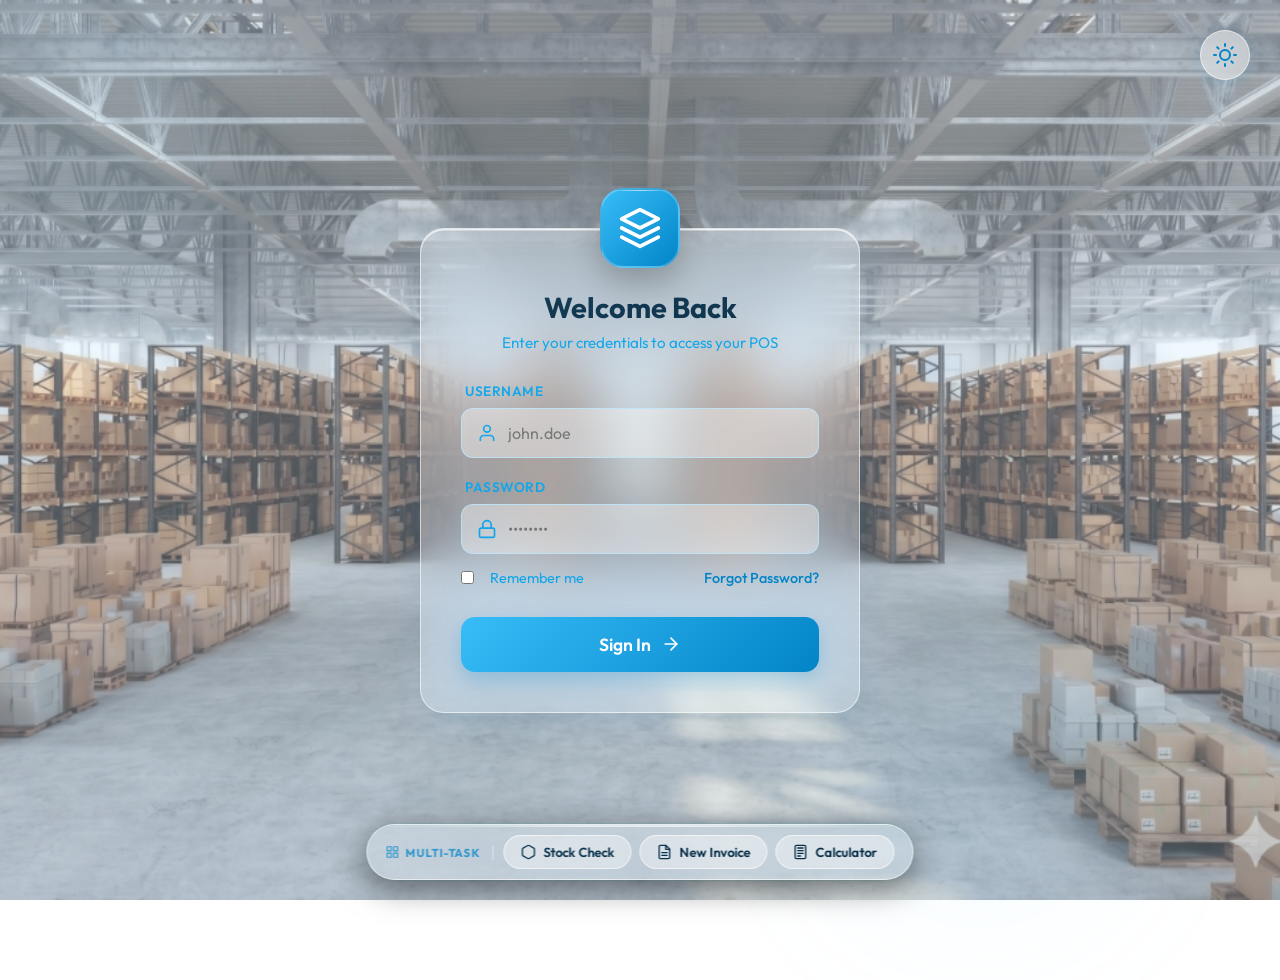
<file: index.html>
<!DOCTYPE html>
<html lang="en" data-theme="light">

<head>
    <meta charset="UTF-8">
    <meta name="viewport" content="width=device-width, initial-scale=1.0">
    <title>Premium POS System</title>
    <link rel="stylesheet" href="style.css">
    <link rel="preconnect" href="https://fonts.googleapis.com">
    <link rel="preconnect" href="https://fonts.gstatic.com" crossorigin>
    <link href="https://fonts.googleapis.com/css2?family=Outfit:wght@300;400;500;600;700&display=swap" rel="stylesheet">
</head>

<body>
    <!-- Global Theme Toggle -->
    <button class="theme-toggle" id="theme-toggle" aria-label="Toggle dark mode">
        <svg class="sun-icon" viewBox="0 0 24 24" fill="none" stroke="currentColor" stroke-width="2"
            stroke-linecap="round" stroke-linejoin="round">
            <circle cx="12" cy="12" r="5"></circle>
            <line x1="12" y1="1" x2="12" y2="3"></line>
            <line x1="12" y1="21" x2="12" y2="23"></line>
            <line x1="4.22" y1="4.22" x2="5.64" y2="5.64"></line>
            <line x1="18.36" y1="18.36" x2="19.78" y2="19.78"></line>
            <line x1="1" y1="12" x2="3" y2="12"></line>
            <line x1="21" y1="12" x2="23" y2="12"></line>
            <line x1="4.22" y1="19.78" x2="5.64" y2="18.36"></line>
            <line x1="18.36" y1="5.64" x2="19.78" y2="4.22"></line>
        </svg>
        <svg class="moon-icon" viewBox="0 0 24 24" fill="none" stroke="currentColor" stroke-width="2"
            stroke-linecap="round" stroke-linejoin="round">
            <path d="M21 12.79A9 9 0 1 1 11.21 3 7 7 0 0 0 21 12.79z"></path>
        </svg>
    </button>

    <!-- Dynamic Background Elements for Glassmorphism -->
    <div class="bg-shape shape-1"></div>
    <div class="bg-shape shape-2"></div>
    <div class="bg-shape shape-3"></div>

    <!-- Login View -->
    <div id="login-view" class="view active">
        <div class="login-wrapper">
            <div class="brand-logo glass-panel-soft">
                <svg width="44" height="44" viewBox="0 0 24 24" fill="none" class="brand-icon" stroke="currentColor"
                    stroke-width="2" stroke-linecap="round" stroke-linejoin="round">
                    <path d="M12 2L2 7l10 5 10-5-10-5z"></path>
                    <path d="M2 17l10 5 10-5"></path>
                    <path d="M2 12l10 5 10-5"></path>
                </svg>
            </div>

            <div class="login-box glass-panel">
                <div class="login-header">
                    <h2>Welcome Back</h2>
                    <p>Enter your credentials to access your POS</p>
                </div>

                <form id="login-form">
                    <div class="input-group">
                        <label for="username">Username</label>
                        <div class="input-wrapper">
                            <svg class="input-icon" viewBox="0 0 24 24" fill="none" stroke="currentColor"
                                stroke-width="2" stroke-linecap="round" stroke-linejoin="round">
                                <path d="M20 21v-2a4 4 0 0 0-4-4H8a4 4 0 0 0-4 4v2"></path>
                                <circle cx="12" cy="7" r="4"></circle>
                            </svg>
                            <input type="text" id="username" name="username" placeholder="john.doe" autocomplete="off"
                                required>
                        </div>
                    </div>

                    <div class="input-group">
                        <label for="password">Password</label>
                        <div class="input-wrapper">
                            <svg class="input-icon" viewBox="0 0 24 24" fill="none" stroke="currentColor"
                                stroke-width="2" stroke-linecap="round" stroke-linejoin="round">
                                <rect x="3" y="11" width="18" height="11" rx="2" ry="2"></rect>
                                <path d="M7 11V7a5 5 0 0 1 10 0v4"></path>
                            </svg>
                            <input type="password" id="password" name="password" placeholder="••••••••" required>
                        </div>
                    </div>

                    <div class="options-group">
                        <label class="remember-me">
                            <input type="checkbox">
                            <span class="checkmark"></span>
                            Remember me
                        </label>
                        <a href="#" class="forgot-pass">Forgot Password?</a>
                    </div>

                    <button type="submit" class="login-btn">
                        <span>Sign In</span>
                        <svg class="btn-icon" viewBox="0 0 24 24" fill="none" stroke="currentColor" stroke-width="2"
                            stroke-linecap="round" stroke-linejoin="round">
                            <line x1="5" y1="12" x2="19" y2="12"></line>
                            <polyline points="12 5 19 12 12 19"></polyline>
                        </svg>
                    </button>
                </form>
            </div>
        </div>
    </div>

    <!-- Menu View -->
    <div id="menu-view" class="view">
        <aside class="sidebar glass-panel-soft">

            <div class="nav-tree-container glass-panel-inner">
                <div class="nav-tree">

                    <!-- Root: Dashboard -->
                    <div class="tree-node is-root active">
                        <div class="tree-content">
                            <span class="tree-title">Dashboard</span>
                        </div>
                    </div>

                    <!-- Root: Point of Sale -->
                    <div class="tree-node is-root">
                        <div class="tree-content">
                            <span class="tree-title">Point of Sale</span>
                            <button class="action-btn">
                                <svg width="14" height="14" viewBox="0 0 24 24" fill="none" stroke="currentColor"
                                    stroke-width="2" stroke-linecap="round" stroke-linejoin="round">
                                    <polyline points="6 9 12 15 18 9"></polyline>
                                </svg>
                            </button>
                        </div>
                        <div class="tree-children">
                            <div class="tree-node">
                                <div class="tree-content">
                                    <span class="branch-icon nested">↳</span>
                                    <span class="tree-title">New Invoice</span>
                                </div>
                            </div>
                            <div class="tree-node">
                                <div class="tree-content">
                                    <span class="branch-icon nested">↳</span>
                                    <span class="tree-title">Invoice History</span>
                                </div>
                            </div>
                            <div class="tree-node">
                                <div class="tree-content">
                                    <span class="branch-icon nested">↳</span>
                                    <span class="tree-title">Sales Returns</span>
                                </div>
                            </div>
                        </div>
                    </div>

                    <!-- Root: Inventory -->
                    <div class="tree-node is-root">
                        <div class="tree-content">
                            <span class="tree-title">Inventory</span>
                            <button class="action-btn">
                                <svg width="14" height="14" viewBox="0 0 24 24" fill="none" stroke="currentColor"
                                    stroke-width="2" stroke-linecap="round" stroke-linejoin="round">
                                    <polyline points="6 9 12 15 18 9"></polyline>
                                </svg>
                            </button>
                        </div>
                        <div class="tree-children">

                            <div class="tree-node">
                                <div class="tree-content">
                                    <span class="branch-icon nested">↳</span>
                                    <span class="tree-title">Stock In/Out</span>
                                </div>
                            </div>
                            <div class="tree-node">
                                <div class="tree-content">
                                    <span class="branch-icon nested">↳</span>
                                    <span class="tree-title">GRN History</span>
                                </div>
                            </div>
                            <div class="tree-node">
                                <div class="tree-content">
                                    <span class="branch-icon nested">↳</span>
                                    <span class="tree-title">Purchase Returns</span>
                                </div>
                            </div>
                        </div>
                    </div>


                    <!-- Root: Reports -->
                    <div class="tree-node is-root expanded">
                        <div class="tree-content">
                            <span class="tree-title">Reports</span>
                            <button class="action-btn">
                                <svg width="14" height="14" viewBox="0 0 24 24" fill="none" stroke="currentColor"
                                    stroke-width="2" stroke-linecap="round" stroke-linejoin="round">
                                    <polyline points="6 9 12 15 18 9"></polyline>
                                </svg>
                            </button>
                        </div>

                        <div class="tree-children">
                            <div class="tree-node">
                                <div class="tree-content" data-report="periodic_sales">
                                    <span class="branch-icon nested">↳</span>
                                    <span class="tree-title">Periodic Sales Report</span>
                                </div>
                            </div>
                            <div class="tree-node">
                                <div class="tree-content" data-report="tax_output">
                                    <span class="branch-icon nested">↳</span>
                                    <span class="tree-title">Output Tax (Sales Tax)</span>
                                </div>
                            </div>
                            <div class="tree-node">
                                <div class="tree-content" data-report="tax_input">
                                    <span class="branch-icon nested">↳</span>
                                    <span class="tree-title">Input Tax (Purchase Tax)</span>
                                </div>
                            </div>
                            <div class="tree-node">
                                <div class="tree-content" data-report="ap_supplier">
                                    <span class="branch-icon nested">↳</span>
                                    <span class="tree-title">Accounts Payable by Supplier</span>
                                </div>
                            </div>
                            <div class="tree-node">
                                <div class="tree-content" data-report="ar_customer">
                                    <span class="branch-icon nested">↳</span>
                                    <span class="tree-title">Accounts Receivable by Customer</span>
                                </div>
                            </div>
                            <div class="tree-node">
                                <div class="tree-content" data-report="ap_summary">
                                    <span class="branch-icon nested">↳</span>
                                    <span class="tree-title">Accounts Payable Summary</span>
                                </div>
                            </div>
                            <div class="tree-node">
                                <div class="tree-content" data-report="ar_summary">
                                    <span class="branch-icon nested">↳</span>
                                    <span class="tree-title">Accounts Receivable Summary</span>
                                </div>
                            </div>
                            <div class="tree-node">
                                <div class="tree-content" data-report="inventory_summary">
                                    <span class="branch-icon nested">↳</span>
                                    <span class="tree-title">Inventory Summary</span>
                                </div>
                            </div>
                            <div class="tree-node">
                                <div class="tree-content" data-report="item_ledger">
                                    <span class="branch-icon nested">↳</span>
                                    <span class="tree-title">Item Ledger / Stock Check</span>
                                </div>
                            </div>
                            <div class="tree-node">
                                <div class="tree-content" data-report="profit_loss">
                                    <span class="branch-icon nested">↳</span>
                                    <span class="tree-title">Profit & Loss</span>
                                </div>
                            </div>
                            <div class="tree-node">
                                <div class="tree-content" data-report="pending_debtors">
                                    <span class="branch-icon nested">↳</span>
                                    <span class="tree-title">Pending Debit Summary</span>
                                </div>
                            </div>
                            <div class="tree-node">
                                <div class="tree-content" data-report="pending_creditors">
                                    <span class="branch-icon nested">↳</span>
                                    <span class="tree-title">Pending Credit Summary</span>
                                </div>
                            </div>
                            <div class="tree-node">
                                <div class="tree-content" data-report="payment_summary">
                                    <span class="branch-icon nested">↳</span>
                                    <span class="tree-title">Overall Payment Summary</span>
                                </div>
                            </div>
                        </div>
                    </div>

                    <!-- Root: Settings -->
                    <div class="tree-node is-root">
                        <div class="tree-content">
                            <span class="tree-title">Settings</span>
                        </div>
                    </div>

                </div>
            </div>

            <button id="logout-btn" class="logout-btn glass-btn">
                <svg width="18" height="18" viewBox="0 0 24 24" fill="none" stroke="currentColor" stroke-width="2"
                    stroke-linecap="round" stroke-linejoin="round">
                    <path d="M9 21H5a2 2 0 0 1-2-2V5a2 2 0 0 1 2-2h4"></path>
                    <polyline points="16 17 21 12 16 7"></polyline>
                    <line x1="21" y1="12" x2="9" y2="12"></line>
                </svg>
                Sign Out
            </button>
        </aside>

        <main class="main-content">
            <!-- Dashboard View -->
            <div id="dashboard-view" class="content-view active" style="flex-direction: column; gap: 25px; padding: 0; background: transparent; border: none; box-shadow: none;">
                
                <div class="glass-panel" style="padding: 24px 30px; border-radius: 24px; display: flex; gap: 20px; align-items: flex-end; flex-wrap: wrap;">
                    <div class="input-group" style="flex: 2; margin: 0; min-width: 250px;">
                        <label style="font-weight: 600; color: var(--text-primary); margin-bottom: 10px; font-size: 1rem;"><span style="color:var(--input-focus); margin-right:6px;">⚡</span> Quick Stock Check</label>
                        <div class="autocomplete-wrapper" style="width: 100%;">
                            <input type="text" id="dash-part-search" placeholder="Type Part No. or Name..." class="glass-input" autocomplete="off" style="width: 100%; height: 56px; font-size: 1.1rem; border-radius: 14px;">
                            <div id="dash-part-dropdown" class="dropdown-content"></div>
                        </div>
                    </div>
                    <div class="input-group" style="flex: 1; margin: 0; min-width: 150px;">
                        <label style="margin-bottom: 10px; font-size: 0.95rem;">Availability</label>
                        <input type="text" id="dash-stock-qty" class="glass-input" style="height: 56px; background: rgba(16, 185, 129, 0.1); border-color: rgba(16, 185, 129, 0.2); color: #10B981; font-weight: 800; font-size: 1.4rem; text-align: center; border-radius: 14px;" disabled value="-">
                    </div>
                    <div class="input-group" style="flex: 1; margin: 0; min-width: 150px;">
                        <label style="margin-bottom: 10px; font-size: 0.95rem;">Price</label>
                        <input type="text" id="dash-stock-price" class="glass-input" style="height: 56px; background: rgba(56, 189, 248, 0.1); border-color: rgba(56, 189, 248, 0.2); color: #38BDF8; font-weight: 800; font-size: 1.4rem; text-align: center; border-radius: 14px;" disabled value="-">
                    </div>
                </div>

                <div class="action-panel glass-panel" style="width: 100%; gap: 20px; padding: 30px; display: flex; flex-wrap: wrap; justify-content: flex-start;">
                    <!-- Quick Actions -->
                <!-- Quick Action 3: New Invoice -->
                <div class="feature-item group" id="new-invoice-btn">
                    <button class="feature-btn glass-btn-round">
                        <svg width="36" height="36" viewBox="0 0 24 24" fill="none" stroke="currentColor"
                            stroke-width="1.5" stroke-linecap="round" stroke-linejoin="round">
                            <path d="M14 2H6a2 2 0 0 0-2 2v16a2 2 0 0 0 2 2h12a2 2 0 0 0 2-2V8z"></path>
                            <polyline points="14 2 14 8 20 8"></polyline>
                            <line x1="16" y1="13" x2="8" y2="13"></line>
                            <line x1="16" y1="17" x2="8" y2="17"></line>
                            <polyline points="10 9 9 9 8 9"></polyline>
                        </svg>
                    </button>
                    <span class="feature-label">New Invoice</span>
                </div>

                <!-- Quick Action: Backup & Restore -->
                <div class="feature-item group" id="backup-restore-btn">
                    <button class="feature-btn glass-btn-round">
                        <svg width="36" height="36" viewBox="0 0 24 24" fill="none" stroke="currentColor"
                            stroke-width="1.5" stroke-linecap="round" stroke-linejoin="round">
                            <path d="M21 2v6h-6"></path>
                            <path d="M3 12a9 9 0 1 0 9-9 9.75 9.75 0 0 0-6.74 2.74L3 8"></path>
                            <path d="M3 22v-6h6"></path>
                            <path d="M21 12a9 9 0 1 0-9 9 9.75 9.75 0 0 0 6.74-2.74L21 16"></path>
                        </svg>
                    </button>
                    <span class="feature-label">Backup & Restore</span>
                </div>

                <!-- Quick Action 5: Daily Summary -->
                <div class="feature-item group">
                    <button class="feature-btn glass-btn-round">
                        <svg width="36" height="36" viewBox="0 0 24 24" fill="none" stroke="currentColor"
                            stroke-width="1.5" stroke-linecap="round" stroke-linejoin="round">
                            <rect x="3" y="3" width="18" height="18" rx="2" ry="2"></rect>
                            <line x1="3" y1="9" x2="21" y2="9"></line>
                            <line x1="9" y1="21" x2="9" y2="9"></line>
                        </svg>
                    </button>
                    <span class="feature-label">Daily Summary</span>
                </div>

                <!-- Quick Action 6: Settings -->
                <div class="feature-item group" id="settings-btn">
                    <button class="feature-btn glass-btn-round">
                        <svg width="36" height="36" viewBox="0 0 24 24" fill="none" stroke="currentColor"
                            stroke-width="1.5" stroke-linecap="round" stroke-linejoin="round">
                            <circle cx="12" cy="12" r="3"></circle>
                            <path
                                d="M19.4 15a1.65 1.65 0 0 0 .33 1.82l.06.06a2 2 0 0 1 0 2.83 2 2 0 0 1-2.83 0l-.06-.06a1.65 1.65 0 0 0-1.82-.33 1.65 1.65 0 0 0-1 1.51V21a2 2 0 0 1-2 2 2 2 0 0 1-2-2v-.09A1.65 1.65 0 0 0 9 19.4a1.65 1.65 0 0 0-1.82.33l-.06.06a2 2 0 0 1-2.83 0 2 2 0 0 1 0-2.83l.06-.06a1.65 1.65 0 0 0 .33-1.82 1.65 1.65 0 0 0-1.51-1H3a2 2 0 0 1-2-2 2 2 0 0 1 2-2h.09A1.65 1.65 0 0 0 4.6 9a1.65 1.65 0 0 0-.33-1.82l-.06-.06a2 2 0 0 1 0-2.83 2 2 0 0 1 2.83 0l.06.06a1.65 1.65 0 0 0 1.82.33H9a1.65 1.65 0 0 0 1-1.51V3a2 2 0 0 1 2-2 2 2 0 0 1 2 2v.09a1.65 1.65 0 0 0 1 1.51 1.65 1.65 0 0 0 1.82-.33l.06-.06a2 2 0 0 1 2.83 0 2 2 0 0 1 0 2.83l-.06.06a1.65 1.65 0 0 0-.33 1.82V9a1.65 1.65 0 0 0 1.51 1H21a2 2 0 0 1 2 2 2 2 0 0 1-2 2h-.09a1.65 1.65 0 0 0-1.51 1z">
                            </path>
                        </svg>
                    </button>
                    <span class="feature-label">Settings</span>
                </div>
            </div>
            </div>

            <!-- Invoice View -->
            <div id="invoice-view" class="content-view invoice-panel glass-panel">
                <div class="invoice-header">
                    <h2 id="invoice-title">Standard Invoice</h2>
                    <div class="invoice-meta">
                        <span id="invoice-number">INV-20260412-001</span>
                        <span id="invoice-date">Date: 12 Apr 2026</span>
                    </div>
                </div>

                <div class="invoice-customer-section">
                    <div class="input-group" style="flex: 1;">
                        <label>Customer Name</label>
                        <select id="invoice-customer" class="glass-input custom-select">
                            <option value="">Walk-in Customer</option>
                            <option value="tax_reg">Acme Corp (Tax Registered)</option>
                            <option value="non_tax">John Doe</option>
                        </select>
                    </div>

                    <div class="input-group" style="flex: 0.6; margin-left: 15px;">
                        <label>Payment Terms</label>
                        <select id="invoice-payment-terms" class="glass-input custom-select">
                            <option value="cash">Cash</option>
                            <option value="credit">Credit</option>
                        </select>
                    </div>

                    <label class="remember-me" style="margin-top: 15px; margin-left: 15px;">
                        <input type="checkbox" id="tax-registered-checkbox">
                        <span class="checkmark"></span>
                        Tax Registered
                    </label>
                </div>

                <div class="item-entry-section">
                    <div class="autocomplete-wrapper">
                        <input type="text" id="part-search-input" placeholder="Search Part No. or Name..."
                            class="glass-input" autocomplete="off">
                        <div id="autocomplete-dropdown" class="dropdown-content"></div>
                    </div>
                    <input type="number" id="entry-qty" placeholder="Qty" step="1" class="glass-input num-input"
                        style="flex: 0.5;" disabled>
                    <input type="number" id="entry-price" placeholder="Price" step="0.01" class="glass-input num-input"
                        style="flex: 0.8;" disabled>
                    <input type="number" id="entry-discount" placeholder="Disc." step="0.01" class="glass-input num-input"
                        style="flex: 0.8;" disabled>
                    <button id="add-entry-btn" class="add-item-btn glass-btn-soft" style="align-self: center;"
                        disabled>Add (Enter)</button>
                </div>

                <table class="invoice-table" style="margin-top: 20px;">
                    <thead>
                        <tr>
                            <th>Part No</th>
                            <th>Item Name</th>
                            <th width="80">Qty</th>
                            <th width="120">Price</th>
                            <th width="100">Disc.</th>
                            <th width="120">Total</th>
                            <th width="50"></th>
                        </tr>
                    </thead>
                    <tbody id="invoice-items">
                        <!-- Added items will appear here -->
                    </tbody>
                </table>

                <div class="invoice-summary">
                    <div class="summary-row">
                        <span>Subtotal:</span>
                        <span id="invoice-subtotal">0.00</span>
                    </div>
                    <div class="summary-row" style="margin: 5px 0;">
                        <span>Bill Discount (-):</span>
                        <input type="number" id="invoice-bill-discount" class="glass-input num-input" value="0.00" step="0.01" style="width: 100px; height: 35px; text-align: right;">
                    </div>
                    <div class="summary-row" id="tax-row" style="display: none;">
                        <span>Tax (18%):</span>
                        <span id="invoice-tax">0.00</span>
                    </div>
                    <div class="summary-row total-row">
                        <span>Total:</span>
                        <span id="invoice-grand-total">0.00</span>
                    </div>
                </div>

                <div class="invoice-actions">
                    <button class="glass-btn-soft cancel-btn" id="close-invoice-btn">Cancel</button>
                    <button class="login-btn generate-btn" id="print-invoice-btn">
                        <svg class="btn-icon" width="20" height="20" viewBox="0 0 24 24" fill="none"
                            stroke="currentColor" stroke-width="2" stroke-linecap="round" stroke-linejoin="round"
                            style="margin-right: 8px;">
                            <polyline points="6 9 6 2 18 2 18 9"></polyline>
                            <path d="M6 18H4a2 2 0 0 1-2-2v-5a2 2 0 0 1 2-2h16a2 2 0 0 1 2 2v5a2 2 0 0 1-2 2h-2"></path>
                            <rect x="6" y="14" width="12" height="8"></rect>
                        </svg>
                        Save & Print Invoice
                    </button>
                </div>
            </div>

            <!-- Add Stock View (Goods Received Note) -->
            <div id="add-stock-view" class="content-view invoice-panel glass-panel">
                <div class="invoice-header">
                    <div>
                        <h2 style="color: #10B981; font-size: 1.8rem; font-weight: 700;">Goods Received Note</h2>
                        <p style="color: var(--text-secondary); font-size: 0.9rem; margin-top: 4px;">Add stock received from supplier</p>
                    </div>
                    <div class="invoice-meta">
                        <span id="grn-number">GRN-20260414-001</span>
                        <span id="grn-date">Date: 14 Apr 2026</span>
                    </div>
                </div>

                <!-- Supplier & Reference -->
                <div class="invoice-customer-section">
                    <div class="input-group" style="flex: 1;">
                        <label>Supplier</label>
                        <select id="grn-supplier" class="glass-input custom-select">
                            <option value="">-- Select Supplier --</option>
                        </select>
                    </div>
                    <div class="input-group" style="flex: 1;">
                        <label>Supplier Invoice / Ref No.</label>
                        <input type="text" id="grn-ref" class="glass-input" placeholder="e.g. GS-9022" style="height: 48px;">
                    </div>
                    <div class="input-group" style="flex: 0.6;">
                        <label>Payment Terms</label>
                        <select id="grn-payment-terms" class="glass-input custom-select">
                            <option value="credit">Credit</option>
                            <option value="cash">Cash</option>
                        </select>
                    </div>
                </div>

                <!-- Item Entry Row -->
                <div class="item-entry-section">
                    <div class="autocomplete-wrapper">
                        <input type="text" id="grn-part-search" placeholder="Search Part No. or Name..."
                            class="glass-input" autocomplete="off">
                        <div id="grn-autocomplete-dropdown" class="dropdown-content"></div>
                    </div>
                    <input type="number" id="grn-entry-qty" placeholder="Qty" step="1" class="glass-input num-input"
                        style="flex: 0.5;" disabled>
                    <input type="number" id="grn-entry-cost" placeholder="Unit Cost" step="0.01" class="glass-input num-input"
                        style="flex: 0.8;" disabled>
                    <input type="number" id="grn-entry-discount" placeholder="Disc." step="0.01" class="glass-input num-input"
                        style="flex: 0.8;" disabled>
                    <button id="grn-add-btn" class="add-item-btn glass-btn-soft" style="align-self: center;" disabled>Add (Enter)</button>
                </div>

                <!-- Items Table -->
                <table class="invoice-table" style="margin-top: 10px;">
                    <thead>
                        <tr>
                            <th>Part No</th>
                            <th>Item Name</th>
                            <th width="70">Qty</th>
                            <th width="110">Unit Cost</th>
                            <th width="100">Disc.</th>
                            <th width="110">Total Cost</th>
                            <th width="40"></th>
                        </tr>
                    </thead>
                    <tbody id="grn-items">
                        <!-- Added items appear here -->
                    </tbody>
                </table>

                <!-- Summary -->
                <div class="invoice-summary">
                    <div class="summary-row">
                        <span>Subtotal:</span>
                        <span id="grn-subtotal">0.00</span>
                    </div>
                    <div class="summary-row" style="margin: 5px 0;">
                        <span>Bill Discount (-):</span>
                        <input type="number" id="grn-bill-discount" class="glass-input num-input" value="0.00" step="0.01" style="width: 100px; height: 35px; text-align: right;">
                    </div>
                    <div class="summary-row total-row">
                        <span>Total Cost:</span>
                        <span id="grn-total" style="color: #10B981;">0.00</span>
                    </div>
                </div>

                <!-- Actions -->
                <div class="invoice-actions">
                    <button class="glass-btn-soft cancel-btn" id="close-stock-btn">Cancel</button>
                    <button class="login-btn" id="save-grn-btn" style="background: linear-gradient(135deg, #10B981 0%, #059669 100%); box-shadow: 0 10px 20px rgba(16,185,129,0.3);">
                        <svg width="20" height="20" viewBox="0 0 24 24" fill="none" stroke="currentColor" stroke-width="2"
                            stroke-linecap="round" stroke-linejoin="round" style="margin-right: 8px;">
                            <polyline points="20 6 9 17 4 12"></polyline>
                        </svg>
                        Save & Receive Stock
                    </button>
                </div>
            </div>

            <!-- Management View -->
            <div id="management-view" class="content-view management-panel glass-panel">
                <div class="management-sidebar glass-panel-inner">
                    <button class="mgmt-tab active" data-tab="debtors">Debtors</button>
                    <button class="mgmt-tab" data-tab="creditors">Creditors</button>
                    <button class="mgmt-tab" data-tab="items">Items</button>
                    <button class="mgmt-tab" data-tab="users">Users</button>
                </div>
                
                <div class="management-content">
                    <div class="management-header">
                        <h2 id="mgmt-title">Manage Debtors</h2>
                        <div>
                            <button class="login-btn" id="mgmt-open-add-btn" style="padding: 8px 16px; margin-right: 10px; display: inline-flex; align-items: center; justify-content: center; width: auto; font-size: 0.95rem; font-weight: 600; border-radius: 10px;">+ Add New</button>
                            <button class="glass-btn-soft cancel-btn" id="close-mgmt-btn" style="padding: 8px 16px;">Back</button>
                        </div>
                    </div>


                    <table class="invoice-table" style="margin-top: 20px;">
                        <thead>
                            <tr id="mgmt-table-header">
                                <!-- Header dynamically injected -->
                            </tr>
                        </thead>
                        <tbody id="mgmt-table-body">
                            <!-- Items appear here -->
                        </tbody>
                    </table>
                </div>
            </div>

            <!-- Report View -->
            <div id="report-view" class="content-view invoice-panel glass-panel">
                <div class="invoice-header">
                    <h2 id="report-title">Report</h2>
                    <div>
                        <button class="login-btn generate-btn" id="print-report-btn" style="padding: 8px 16px; margin-right: 10px;">
                            <svg class="btn-icon" width="16" height="16" viewBox="0 0 24 24" fill="none" stroke="currentColor" stroke-width="2" stroke-linecap="round" stroke-linejoin="round" style="margin-right: 5px;">
                                <polyline points="6 9 6 2 18 2 18 9"></polyline>
                                <path d="M6 18H4a2 2 0 0 1-2-2v-5a2 2 0 0 1 2-2h16a2 2 0 0 1 2 2v5a2 2 0 0 1-2 2h-2"></path>
                                <rect x="6" y="14" width="12" height="8"></rect>
                            </svg>
                            Print
                        </button>
                        <button class="glass-btn-soft cancel-btn" id="close-report-btn" style="padding: 8px 16px;">Back</button>
                    </div>
                </div>

                <div class="report-filters" id="report-date-filters" style="display: flex; gap: 15px; margin-top: 15px; margin-bottom: 10px;">
                    <input type="date" class="glass-input" style="flex: 1;" value="2026-04-01">
                    <span style="align-self: center; color: var(--text-secondary);">to</span>
                    <input type="date" class="glass-input" style="flex: 1;" value="2026-04-30">
                    <button class="login-btn" style="padding: 0 20px; border-radius: 10px; width: auto; margin-top: 0;">Filter</button>
                </div>

                <!-- Item Selector for Ledger -->
                <div id="report-item-selector" style="display: none; margin-bottom: 20px; gap: 15px; flex-wrap: wrap; align-items: flex-end;">
                    <div class="input-group" style="flex: 2; min-width: 250px;">
                        <label>Select Item for Ledger</label>
                        <div class="autocomplete-wrapper" style="width: 100%;">
                            <input type="text" id="report-item-search" placeholder="Search Part No. or Name..." class="glass-input" autocomplete="off" style="width: 100%; height: 48px;">
                            <div id="report-item-dropdown" class="dropdown-content"></div>
                        </div>
                    </div>
                    <div class="input-group" style="flex: 1; min-width: 150px;">
                        <label>Current Stock Availability</label>
                        <input type="text" id="ledger-stock-display" class="glass-input" style="height: 48px; background: rgba(16, 185, 129, 0.1); color: #10B981; font-weight: bold; text-align: center;" disabled>
                    </div>
                </div>

                <!-- Debtor Selector (only shown for Accounts Payable Summary) -->
                <div id="report-debtor-selector" style="display: none; margin-bottom: 20px;">
                    <select id="debtor-select" class="glass-input custom-select">
                        <option value="">-- Select a Debtor --</option>
                    </select>
                </div>

                <div id="report-debtor-card" style="display: none; background: var(--card-bg); border: 1px solid var(--card-border); border-radius: 16px; padding: 20px; margin-bottom: 20px;">
                    <!-- Injected debtor detail card -->
                </div>

                    <table class="invoice-table">
                        <thead>
                            <tr id="report-table-header">
                                <!-- Injected dynamically -->
                            </tr>
                        </thead>
                        <tbody id="report-table-body">
                            <!-- Injected dynamically -->
                        </tbody>
                    </table>
                </div>

                <!-- History View (Invoices, GRN, Returns) -->
                <div id="history-view" class="content-view management-panel glass-panel">
                    <div class="management-content" style="flex: 1;">
                        <div class="management-header">
                            <h2 id="history-title">Transaction History</h2>
                            <button class="glass-btn-soft cancel-btn" id="close-history-btn" style="padding: 8px 16px;">Back</button>
                        </div>

                        <table class="invoice-table" style="margin-top: 20px;">
                            <thead>
                                <tr id="history-table-header">
                                    <!-- Dynamically populated -->
                                </tr>
                            </thead>
                            <tbody id="history-table-body">
                                <!-- Dynamically populated -->
                            </tbody>
                        </table>
                    </div>
                </div>
            </div>
        </main>
    </div>

    <!-- Modal Wrapper -->
    <div id="crud-modal-wrapper" style="display: none; position: fixed; top: 0; left: 0; width: 100vw; height: 100vh; z-index: 9999; background: rgba(0,0,0,0.5); backdrop-filter: blur(5px); justify-content: center; align-items: center;">
        <div class="mgmt-form-section glass-panel" style="width: 90%; max-width: 600px; padding: 40px; box-shadow: 0 25px 50px rgba(0,0,0,0.25); position: relative; max-height: 90vh; overflow-y: auto;">
            <button id="crud-modal-close" style="position: absolute; top: 20px; right: 20px; background: none; border: none; font-size: 1.5rem; cursor: pointer; color: var(--text-secondary);">&times;</button>
            <h3 id="mgmt-form-title" style="font-size: 1.5rem; color: var(--input-focus); margin-bottom: 25px;">Add New</h3>
            <form id="mgmt-form">
                <input type="hidden" id="mgmt-id">
                <div class="mgmt-inputs" id="mgmt-inputs-container" style="display: grid; grid-template-columns: 1fr; gap: 20px;">
                    <!-- Inputs dynamically injected based on tab -->
                </div>
                <div class="mgmt-actions" style="margin-top: 30px; display: flex; justify-content: flex-end; gap: 15px;">
                    <button type="button" class="glass-btn-soft cancel-btn" id="mgmt-cancel-edit" style="padding: 12px 24px;">Cancel</button>
                    <button type="submit" class="login-btn" style="padding: 12px 30px; margin-top: 0;">Save Record</button>
                </div>
            </form>
        </div>
    </div>

    <!-- Transaction Details Modal -->
    <div id="tx-modal-wrapper" style="display: none; position: fixed; top: 0; left: 0; width: 100vw; height: 100vh; z-index: 10000; background: rgba(0,0,0,0.5); backdrop-filter: blur(5px); justify-content: center; align-items: center;">
        <div class="glass-panel" style="width: 90%; max-width: 800px; padding: 40px; box-shadow: 0 25px 50px rgba(0,0,0,0.25); position: relative; max-height: 90vh; overflow-y: auto;">
             <button id="tx-modal-close" style="position: absolute; top: 20px; right: 20px; background: none; border: none; font-size: 1.5rem; cursor: pointer; color: var(--text-secondary);">&times;</button>
             <h3 id="tx-modal-title" style="font-size: 1.5rem; color: var(--input-focus); margin-bottom: 25px;">Transaction Details</h3>
             <div id="tx-modal-content"></div>
             <div class="mgmt-actions" style="margin-top: 30px; display: flex; justify-content: flex-end; gap: 15px;" id="tx-modal-actions">
                  <!-- Actions (Mark Paid, Return) -->
             </div>
        </div>
    </div>

    <div id="print-overlay" class="print-only"></div>

    <!-- =============================================
         MULTITASK FLOATING TASKBAR
    ============================================= -->
    <div id="multitask-bar" class="multitask-bar glass-panel">
        <div class="multitask-bar-label">
            <svg width="14" height="14" viewBox="0 0 24 24" fill="none" stroke="currentColor" stroke-width="2" stroke-linecap="round" stroke-linejoin="round"><rect x="3" y="3" width="7" height="7"/><rect x="14" y="3" width="7" height="7"/><rect x="3" y="14" width="7" height="7"/><rect x="14" y="14" width="7" height="7"/></svg>
            Multi-Task
        </div>
        <div class="multitask-actions">
            <button class="mt-launch-btn" id="mt-stock-check-btn" title="Open Stock Check Panel" onclick="openFloatPanel('stock-check-panel')">
                <svg width="16" height="16" viewBox="0 0 24 24" fill="none" stroke="currentColor" stroke-width="2" stroke-linecap="round" stroke-linejoin="round"><path d="M21 16V8a2 2 0 0 0-1-1.73l-7-4a2 2 0 0 0-2 0l-7 4A2 2 0 0 0 3 8v8a2 2 0 0 0 1 1.73l7 4a2 2 0 0 0 2 0l7-4A2 2 0 0 0 21 16z"/></svg>
                Stock Check
            </button>
            <button class="mt-launch-btn mt-invoice" id="mt-invoice-btn" title="Open Quick Invoice Panel" onclick="openFloatPanel('quick-invoice-panel')">
                <svg width="16" height="16" viewBox="0 0 24 24" fill="none" stroke="currentColor" stroke-width="2" stroke-linecap="round" stroke-linejoin="round"><path d="M14 2H6a2 2 0 0 0-2 2v16a2 2 0 0 0 2 2h12a2 2 0 0 0 2-2V8z"/><polyline points="14 2 14 8 20 8"/><line x1="16" y1="13" x2="8" y2="13"/><line x1="16" y1="17" x2="8" y2="17"/></svg>
                New Invoice
            </button>
            <button class="mt-launch-btn mt-calc" title="Open Quick Calculator" onclick="openFloatPanel('calc-panel')">
                <svg width="16" height="16" viewBox="0 0 24 24" fill="none" stroke="currentColor" stroke-width="2" stroke-linecap="round" stroke-linejoin="round"><rect x="4" y="2" width="16" height="20" rx="2"/><line x1="8" y1="6" x2="16" y2="6"/><line x1="8" y1="10" x2="16" y2="10"/><line x1="8" y1="14" x2="16" y2="14"/><line x1="8" y1="18" x2="12" y2="18"/></svg>
                Calculator
            </button>
        </div>
    </div>

    <!-- =============================================
         FLOATING PANEL: STOCK CHECK
    ============================================= -->
    <div id="stock-check-panel" class="float-panel glass-panel" style="top:80px; right:30px; width:380px;">
        <div class="float-panel-header" onmousedown="startDrag(event,'stock-check-panel')">
            <div class="float-panel-title">
                <svg width="15" height="15" viewBox="0 0 24 24" fill="none" stroke="currentColor" stroke-width="2" stroke-linecap="round" stroke-linejoin="round"><path d="M21 16V8a2 2 0 0 0-1-1.73l-7-4a2 2 0 0 0-2 0l-7 4A2 2 0 0 0 3 8v8a2 2 0 0 0 1 1.73l7 4a2 2 0 0 0 2 0l7-4A2 2 0 0 0 21 16z"/></svg>
                Stock Check
            </div>
            <div class="float-panel-controls">
                <button class="fp-ctrl-btn fp-min" onclick="minimizeFloatPanel('stock-check-panel')" title="Minimize">─</button>
                <button class="fp-ctrl-btn fp-close" onclick="closeFloatPanel('stock-check-panel')" title="Close">✕</button>
            </div>
        </div>
        <div class="float-panel-body" id="stock-check-panel-body">
            <div style="margin-bottom: 12px;">
                <label class="fp-label">Search Part No. or Name</label>
                <div class="autocomplete-wrapper" style="width:100%;">
                    <input type="text" id="fp-part-search" placeholder="e.g. BRK-001 or Brake Pad..." class="glass-input fp-input" autocomplete="off">
                    <div id="fp-part-dropdown" class="dropdown-content"></div>
                </div>
            </div>
            <div id="fp-stock-result" class="fp-stock-result" style="display:none;">
                <div class="fp-result-row">
                    <div class="fp-result-card fp-card-green">
                        <div class="fp-result-label">Available Stock</div>
                        <div class="fp-result-value" id="fp-stock-qty">-</div>
                    </div>
                    <div class="fp-result-card fp-card-blue">
                        <div class="fp-result-label">Selling Price</div>
                        <div class="fp-result-value" id="fp-stock-price">-</div>
                    </div>
                </div>
                <div class="fp-result-item-name" id="fp-stock-name"></div>
            </div>
            <div id="fp-stock-empty" class="fp-empty-state">
                <svg width="32" height="32" viewBox="0 0 24 24" fill="none" stroke="currentColor" stroke-width="1.5" opacity="0.3"><path d="M21 16V8a2 2 0 0 0-1-1.73l-7-4a2 2 0 0 0-2 0l-7 4A2 2 0 0 0 3 8v8a2 2 0 0 0 1 1.73l7 4a2 2 0 0 0 2 0l7-4A2 2 0 0 0 21 16z"/></svg>
                <span>Type to search stock</span>
            </div>
        </div>
    </div>

    <!-- =============================================
         FLOATING PANEL: QUICK INVOICE LAUNCHER
    ============================================= -->
    <div id="quick-invoice-panel" class="float-panel glass-panel" style="top:80px; right:430px; width:340px;">
        <div class="float-panel-header" onmousedown="startDrag(event,'quick-invoice-panel')">
            <div class="float-panel-title">
                <svg width="15" height="15" viewBox="0 0 24 24" fill="none" stroke="currentColor" stroke-width="2" stroke-linecap="round" stroke-linejoin="round"><path d="M14 2H6a2 2 0 0 0-2 2v16a2 2 0 0 0 2 2h12a2 2 0 0 0 2-2V8z"/><polyline points="14 2 14 8 20 8"/></svg>
                Quick Invoice
            </div>
            <div class="float-panel-controls">
                <button class="fp-ctrl-btn fp-min" onclick="minimizeFloatPanel('quick-invoice-panel')" title="Minimize">─</button>
                <button class="fp-ctrl-btn fp-close" onclick="closeFloatPanel('quick-invoice-panel')" title="Close">✕</button>
            </div>
        </div>
        <div class="float-panel-body" id="quick-invoice-panel-body">
            <p style="font-size:0.82rem; color:var(--text-secondary); margin-bottom:14px; line-height:1.5;">Create a new invoice without leaving your current view.</p>
            
            <div style="margin-bottom: 10px;">
                <label class="fp-label">Customer</label>
                <select id="fp-customer" class="glass-input custom-select fp-input"></select>
            </div>
            <div style="margin-bottom: 10px;">
                <label class="fp-label">Payment</label>
                <select id="fp-payment" class="glass-input custom-select fp-input">
                    <option value="cash">Cash</option>
                    <option value="credit">Credit</option>
                </select>
            </div>
            <div style="margin-bottom: 12px; display:flex; align-items:center; gap:8px;">
                <input type="checkbox" id="fp-tax-reg" style="width:16px;height:16px;">
                <label for="fp-tax-reg" style="font-size:0.82rem; color:var(--text-secondary); cursor:pointer;">Tax Registered (18% VAT)</label>
            </div>

            <div style="margin-bottom:10px;">
                <label class="fp-label">Add Item</label>
                <div class="autocomplete-wrapper" style="width:100%;">
                    <input type="text" id="fp-item-search" placeholder="Search part..." class="glass-input fp-input" autocomplete="off">
                    <div id="fp-item-dropdown" class="dropdown-content"></div>
                </div>
            </div>
            <div style="display:grid; grid-template-columns:1fr 1fr; gap:8px; margin-bottom:10px;">
                <div>
                    <label class="fp-label">Qty</label>
                    <input type="number" id="fp-qty" class="glass-input fp-input" placeholder="1" min="1" disabled>
                </div>
                <div>
                    <label class="fp-label">Price</label>
                    <input type="number" id="fp-price" class="glass-input fp-input" placeholder="0.00" disabled>
                </div>
            </div>
            <button id="fp-add-item-btn" class="fp-action-btn" disabled onclick="fpAddItem()" style="margin-bottom:12px;">+ Add Item</button>

            <div id="fp-items-list" style="margin-bottom:12px; max-height:140px; overflow-y:auto;"></div>

            <div class="fp-summary">
                <div class="fp-sum-row"><span>Subtotal</span><span id="fp-subtotal">0.00</span></div>
                <div class="fp-sum-row fp-total-row"><span>TOTAL</span><span id="fp-total">0.00</span></div>
            </div>

            <button class="fp-action-btn fp-save-btn" onclick="fpSaveInvoice()" style="margin-top:12px;">
                <svg width="14" height="14" viewBox="0 0 24 24" fill="none" stroke="currentColor" stroke-width="2.5" stroke-linecap="round" stroke-linejoin="round" style="margin-right:6px;"><polyline points="6 9 6 2 18 2 18 9"/><path d="M6 18H4a2 2 0 0 1-2-2v-5a2 2 0 0 1 2-2h16a2 2 0 0 1 2 2v5a2 2 0 0 1-2 2h-2"/><rect x="6" y="14" width="12" height="8"/></svg>
                Save & Print Invoice
            </button>
        </div>
    </div>

    <!-- =============================================
         FLOATING PANEL: CALCULATOR
    ============================================= -->
    <div id="calc-panel" class="float-panel glass-panel" style="top:80px; left:30px; width:280px;">
        <div class="float-panel-header" onmousedown="startDrag(event,'calc-panel')">
            <div class="float-panel-title">
                <svg width="15" height="15" viewBox="0 0 24 24" fill="none" stroke="currentColor" stroke-width="2" stroke-linecap="round" stroke-linejoin="round"><rect x="4" y="2" width="16" height="20" rx="2"/><line x1="8" y1="6" x2="16" y2="6"/></svg>
                Calculator
            </div>
            <div class="float-panel-controls">
                <button class="fp-ctrl-btn fp-min" onclick="minimizeFloatPanel('calc-panel')" title="Minimize">─</button>
                <button class="fp-ctrl-btn fp-close" onclick="closeFloatPanel('calc-panel')" title="Close">✕</button>
            </div>
        </div>
        <div class="float-panel-body" id="calc-panel-body">
            <input type="text" id="calc-display" class="calc-display" readonly value="0">
            <div class="calc-grid">
                <button class="calc-btn calc-clear" onclick="calcInput('C')">C</button>
                <button class="calc-btn calc-op" onclick="calcInput('%')">%</button>
                <button class="calc-btn calc-op" onclick="calcInput('⌫')">⌫</button>
                <button class="calc-btn calc-op" onclick="calcInput('/')">÷</button>
                <button class="calc-btn" onclick="calcInput('7')">7</button>
                <button class="calc-btn" onclick="calcInput('8')">8</button>
                <button class="calc-btn" onclick="calcInput('9')">9</button>
                <button class="calc-btn calc-op" onclick="calcInput('*')">×</button>
                <button class="calc-btn" onclick="calcInput('4')">4</button>
                <button class="calc-btn" onclick="calcInput('5')">5</button>
                <button class="calc-btn" onclick="calcInput('6')">6</button>
                <button class="calc-btn calc-op" onclick="calcInput('-')">−</button>
                <button class="calc-btn" onclick="calcInput('1')">1</button>
                <button class="calc-btn" onclick="calcInput('2')">2</button>
                <button class="calc-btn" onclick="calcInput('3')">3</button>
                <button class="calc-btn calc-op" onclick="calcInput('+')">+</button>
                <button class="calc-btn calc-zero" onclick="calcInput('0')">0</button>
                <button class="calc-btn" onclick="calcInput('.')">.</button>
                <button class="calc-btn calc-equals" onclick="calcInput('=')">=</button>
            </div>
        </div>
    </div>

    <script src="script.js?v=7"></script>
    <script>
    // =============================================
    //  MULTITASK FLOATING PANEL SYSTEM
    // =============================================

    // --- Panel open/close/minimize ---
    function openFloatPanel(id) {
        const p = document.getElementById(id);
        if (!p) return;
        p.style.display = 'flex';
        p.classList.add('fp-visible');
        p.classList.remove('fp-minimized');
        const body = document.getElementById(id + '-body');
        if (body) body.style.display = '';
        bringToFront(p);
        if (id === 'quick-invoice-panel') fpPopulateCustomers();
    }

    function closeFloatPanel(id) {
        const p = document.getElementById(id);
        if (p) { p.classList.remove('fp-visible'); setTimeout(() => p.style.display = 'none', 220); }
    }

    function minimizeFloatPanel(id) {
        const p = document.getElementById(id);
        const body = document.getElementById(id + '-body');
        if (!p) return;
        const min = p.classList.toggle('fp-minimized');
        if (body) body.style.display = min ? 'none' : '';
    }

    let zTop = 500;
    function bringToFront(el) { el.style.zIndex = ++zTop; }

    // --- Drag ---
    let drag = null;
    function startDrag(e, id) {
        const p = document.getElementById(id);
        bringToFront(p);
        const rect = p.getBoundingClientRect();
        drag = { el: p, ox: e.clientX - rect.left, oy: e.clientY - rect.top };
        document.addEventListener('mousemove', doDrag);
        document.addEventListener('mouseup', stopDrag);
        e.preventDefault();
    }
    function doDrag(e) {
        if (!drag) return;
        const nx = e.clientX - drag.ox;
        const ny = e.clientY - drag.oy;
        drag.el.style.left = Math.max(0, Math.min(nx, window.innerWidth - 50)) + 'px';
        drag.el.style.top  = Math.max(0, Math.min(ny, window.innerHeight - 50)) + 'px';
        drag.el.style.right = 'auto';
    }
    function stopDrag() { drag = null; document.removeEventListener('mousemove', doDrag); document.removeEventListener('mouseup', stopDrag); }

    // --- Stock Check Panel ---
    const fpSearch = document.getElementById('fp-part-search');
    const fpDropdown = document.getElementById('fp-part-dropdown');
    if (fpSearch) {
        fpSearch.addEventListener('input', function() {
            const q = this.value.trim().toLowerCase();
            fpDropdown.style.display = 'none';
            fpDropdown.innerHTML = '';
            document.getElementById('fp-stock-result').style.display = 'none';
            document.getElementById('fp-stock-empty').style.display = 'flex';
            if (q.length < 1) return;
            // Read from actual mockDB (defined in script.js)
            const dbData = (typeof mockDB !== 'undefined') ? mockDB : (JSON.parse(localStorage.getItem('pos-db') || '{}'));
            const items = dbData.items || [];
            const matches = items.filter(i => i.name.toLowerCase().includes(q) || (i.partNo||'').toLowerCase().includes(q)).slice(0,8);
            if (!matches.length) return;
            matches.forEach(item => {
                const d = document.createElement('div');
                d.className = 'dropdown-item';
                const stockQty = item.stock ?? 0;
                const stockColor = stockQty > 0 ? '#10B981' : '#EF4444';
                d.innerHTML = `<span class="dropdown-item-title">${item.partNo||''} – ${item.name}</span><span class="dropdown-item-desc" style="color:${stockColor};font-weight:700;">Qty: ${stockQty}</span>`;
                d.onclick = () => {
                    fpSearch.value = `${item.partNo ? item.partNo+' – ' : ''}${item.name}`;
                    fpDropdown.style.display = 'none';
                    document.getElementById('fp-stock-qty').textContent = stockQty;
                    document.getElementById('fp-stock-price').textContent = 'LKR ' + parseFloat(item.price||0).toLocaleString('en-LK',{minimumFractionDigits:2});
                    document.getElementById('fp-stock-name').textContent = `${item.partNo ? item.partNo+' – ' : ''}${item.name}`;
                    document.getElementById('fp-stock-result').style.display = 'block';
                    document.getElementById('fp-stock-empty').style.display = 'none';
                };
                fpDropdown.appendChild(d);
            });
            fpDropdown.style.display = 'block';
        });
        document.addEventListener('click', e => { if (!fpSearch.contains(e.target)) fpDropdown.style.display='none'; });
    }

    // --- Quick Invoice Panel ---
    let fpItems = [];
    let fpSelectedItem = null;

    function fpPopulateCustomers() {
        const sel = document.getElementById('fp-customer');
        if (!sel) return;
        // Read from actual mockDB (defined in script.js)
        const dbData = (typeof mockDB !== 'undefined') ? mockDB : (JSON.parse(localStorage.getItem('pos-db') || '{}'));
        const debtors = dbData.debtors || [];
        sel.innerHTML = '<option value="">Walk-in Customer</option>';
        debtors.forEach(d => { const o = document.createElement('option'); o.value = d.id; o.textContent = d.name + (d.taxRegistered ? ' (Tax Reg.)' : ''); sel.appendChild(o); });
    }

    const fpItemSearch = document.getElementById('fp-item-search');
    const fpItemDropdown = document.getElementById('fp-item-dropdown');
    if (fpItemSearch) {
        fpItemSearch.addEventListener('input', function() {
            const q = this.value.trim().toLowerCase();
            fpItemDropdown.style.display = 'none'; fpItemDropdown.innerHTML = '';
            fpSelectedItem = null;
            document.getElementById('fp-qty').disabled = true;
            document.getElementById('fp-price').disabled = true;
            document.getElementById('fp-add-item-btn').disabled = true;
            if (q.length < 1) return;
            // Read from actual mockDB (defined in script.js)
            const dbData = (typeof mockDB !== 'undefined') ? mockDB : (JSON.parse(localStorage.getItem('pos-db') || '{}'));
            const items = dbData.items || [];
            const matches = items.filter(i => i.name.toLowerCase().includes(q) || (i.partNo||'').toLowerCase().includes(q)).slice(0,8);
            if (!matches.length) return;
            matches.forEach(item => {
                const d = document.createElement('div');
                d.className = 'dropdown-item';
                const stockQty = item.stock ?? 0;
                d.innerHTML = `<span class="dropdown-item-title">${item.partNo||''} – ${item.name}</span><span class="dropdown-item-desc">LKR ${parseFloat(item.price||0).toFixed(2)} | Stock: ${stockQty}</span>`;
                d.onclick = () => {
                    fpSelectedItem = item;
                    fpItemSearch.value = `${item.partNo ? item.partNo+' – ':'' }${item.name}`;
                    document.getElementById('fp-price').value = parseFloat(item.price||0).toFixed(2);
                    document.getElementById('fp-qty').value = 1;
                    document.getElementById('fp-qty').disabled = false;
                    document.getElementById('fp-price').disabled = false;
                    document.getElementById('fp-add-item-btn').disabled = false;
                    fpItemDropdown.style.display = 'none';
                };
                fpItemDropdown.appendChild(d);
            });
            fpItemDropdown.style.display = 'block';
        });
        document.addEventListener('click', e => { if (!fpItemSearch.contains(e.target)) fpItemDropdown.style.display='none'; });
    }

    function fpAddItem() {
        if (!fpSelectedItem) return;
        const qty = parseFloat(document.getElementById('fp-qty').value) || 1;
        const price = parseFloat(document.getElementById('fp-price').value) || 0;
        const total = qty * price;
        fpItems.push({ item: fpSelectedItem, qty, price, total });
        fpRenderItems();
        fpItemSearch.value = ''; fpSelectedItem = null;
        document.getElementById('fp-qty').value = ''; document.getElementById('fp-qty').disabled = true;
        document.getElementById('fp-price').value = ''; document.getElementById('fp-price').disabled = true;
        document.getElementById('fp-add-item-btn').disabled = true;
    }

    function fpRenderItems() {
        const list = document.getElementById('fp-items-list');
        let subtotal = 0;
        list.innerHTML = fpItems.length ? '' : '<div style="font-size:0.78rem;color:var(--text-secondary);text-align:center;padding:8px;">No items added yet</div>';
        fpItems.forEach((r, i) => {
            subtotal += r.total;
            const row = document.createElement('div');
            row.className = 'fp-item-row';
            row.innerHTML = `<span class="fp-item-row-name">${r.item.name}</span><span class="fp-item-row-qty">×${r.qty}</span><span class="fp-item-row-total">LKR ${r.total.toFixed(2)}</span><button onclick="fpRemoveItem(${i})" style="background:none;border:none;color:#ef4444;cursor:pointer;font-size:1rem;padding:0 4px;">✕</button>`;
            list.appendChild(row);
        });
        const taxReg = document.getElementById('fp-tax-reg').checked;
        const tax = taxReg ? subtotal * 0.18 : 0;
        document.getElementById('fp-subtotal').textContent = 'LKR ' + subtotal.toFixed(2);
        document.getElementById('fp-total').textContent = 'LKR ' + (subtotal + tax).toFixed(2);
    }

    function fpRemoveItem(i) { fpItems.splice(i,1); fpRenderItems(); }

    document.getElementById('fp-tax-reg')?.addEventListener('change', fpRenderItems);

    function fpSaveInvoice() {
        if (!fpItems.length) { alert('Please add at least one item.'); return; }

        // Populate and navigate to the main invoice view
        if (typeof initInvoiceNumber === 'function') initInvoiceNumber();
        if (typeof showContent === 'function') showContent('invoice-view');

        // Set customer, payment terms, tax
        const customerSel = document.getElementById('invoice-customer');
        const payTerms    = document.getElementById('invoice-payment-terms');
        const taxCb       = document.getElementById('tax-registered-checkbox');
        const fpCust = document.getElementById('fp-customer');
        const fpPay  = document.getElementById('fp-payment');
        const fpTax  = document.getElementById('fp-tax-reg');
        if (customerSel && fpCust) customerSel.value = fpCust.value;
        if (payTerms    && fpPay)  payTerms.value    = fpPay.value;
        if (taxCb       && fpTax)  { taxCb.checked = fpTax.checked; taxCb.dispatchEvent(new Event('change')); }

        // Insert items into invoice table
        setTimeout(() => {
            const tbl = document.getElementById('invoice-items');
            if (!tbl) return;
            fpItems.forEach(r => {
                const item = r.item;
                // Check stock against mockDB
                const dbData = (typeof mockDB !== 'undefined') ? mockDB : (JSON.parse(localStorage.getItem('pos-db') || '{}'));
                const dbItem = (dbData.items || []).find(i => i.partNo === (item.partNo || item.id));
                const qty   = r.qty || 1;
                const price = r.price || 0;
                const disc  = 0;
                const lineTotal = qty * price - disc;
                const row = document.createElement('tr');
                row.innerHTML = `<td>${item.partNo||''}</td><td>${item.name}</td>
                    <td><input type="number" class="item-qty glass-input num-input" value="${qty}" min="1" style="width:100%;text-align:center;"></td>
                    <td><input type="number" class="item-price glass-input num-input" value="${price.toFixed(2)}" step="0.01" style="width:100%;text-align:center;"></td>
                    <td><input type="number" class="item-disc glass-input num-input" value="${disc.toFixed(2)}" step="0.01" style="width:100%;text-align:center;"></td>
                    <td class="item-total">${lineTotal.toFixed(2)}</td>
                    <td><button class="action-btn text-danger remove-item-btn">×</button></td>`;
                tbl.appendChild(row);
            });
            if (typeof safeCalculateTotals === 'function') safeCalculateTotals();
        }, 200);

        closeFloatPanel('quick-invoice-panel');
        fpItems = []; fpRenderItems();
    }

    // --- Calculator ---
    let calcExpr = '';
    function calcInput(v) {
        const disp = document.getElementById('calc-display');
        if (v === 'C') { calcExpr = ''; disp.value = '0'; return; }
        if (v === '⌫') { calcExpr = calcExpr.slice(0,-1) || ''; disp.value = calcExpr || '0'; return; }
        if (v === '=') {
            try {
                let expr = calcExpr.replace(/×/g,'*').replace(/÷/g,'/').replace(/−/g,'-');
                // Handle % 
                expr = expr.replace(/(\d+\.?\d*)%/g, '($1/100)');
                const r = Function('"use strict"; return (' + expr + ')')();
                calcExpr = isFinite(r) ? String(parseFloat(r.toFixed(10))) : 'Error';
                disp.value = calcExpr;
            } catch(e) { disp.value = 'Error'; calcExpr = ''; }
            return;
        }
        if (v === '%') { calcExpr += '%'; }
        else { calcExpr += v; }
        disp.value = calcExpr;
    }
    document.addEventListener('keydown', function(e) {
        const calcPanel = document.getElementById('calc-panel');
        if (!calcPanel || calcPanel.style.display === 'none') return;
        if ('0123456789.+-*/'.includes(e.key)) { e.stopPropagation(); calcInput(e.key); }
        else if (e.key === 'Enter' || e.key === '=') calcInput('=');
        else if (e.key === 'Backspace') calcInput('⌫');
        else if (e.key === 'Escape') closeFloatPanel('calc-panel');
    });
    </script>
</body>

</html>
</file>
<file: style.css>
/* =============================================
   LIGHT THEME (default :root)
============================================= */
:root {
    --bg-image: linear-gradient(rgba(224, 242, 254, 0.4) 0%, rgba(186, 230, 253, 0.3) 100%), url('warehouse_bg.jpg');
    --bg-gradient: linear-gradient(135deg, #e0f2fe 0%, #bae6fd 50%, #e0f2fe 100%);

    /* Glass tiles — translucent icy white */
    --card-bg: rgba(255, 255, 255, 0.25);
    --card-border: rgba(255, 255, 255, 0.6);
    --card-shadow: 0 8px 32px rgba(2, 132, 199, 0.08), 0 1.5px 0 rgba(255, 255, 255, 0.7) inset;
    --glass-shine: rgba(255, 255, 255, 0.6);

    --text-primary: #082f49;
    --text-secondary: #0ea5e9;

    --input-bg: rgba(255, 255, 255, 0.4);
    --input-border: rgba(186, 230, 253, 0.8);
    --input-focus: #0284c7;

    --btn-primary-bg: linear-gradient(135deg, #38bdf8 0%, #0284c7 100%);
    --btn-primary-hover: linear-gradient(135deg, #0284c7 0%, #0369a1 100%);
    --btn-primary-shadow: 0 8px 20px rgba(2, 132, 199, 0.25);
    --btn-text: #ffffff;

    --theme-toggle-bg: rgba(255, 255, 255, 0.45);
    --theme-toggle-color: #0284c7;
    --theme-toggle-shadow: 0 4px 15px rgba(2, 132, 199, 0.15);

    --tree-active-bg: rgba(2, 132, 199, 0.1);
    --tree-active-border: #0284c7;
    --tree-hover-bg: rgba(2, 132, 199, 0.05);

    --logo-bg: linear-gradient(135deg, #38bdf8, #0284c7);

    --shape-1: rgba(186, 230, 253, 0.8);
    --shape-2: rgba(125, 211, 252, 0.6);
    --shape-3: rgba(224, 242, 254, 0.8);

    --dropdown-bg: rgba(255, 255, 255, 0.85);
    --dropdown-text: #082f49;
}

/* =============================================
   DARK THEME
============================================= */
[data-theme="dark"] {
    --bg-image: linear-gradient(rgba(0,0,0,0.75) 0%, rgba(10,10,10,0.7) 100%), url('warehouse_bg.jpg');
    --bg-gradient: linear-gradient(135deg, #000000 0%, #0a0a0a 50%, #111111 100%);

    /* Glass tiles — black tinted */
    --card-bg: rgba(0, 0, 0, 0.15);
    --card-border: rgba(255, 255, 255, 0.15);
    --card-shadow: 0 8px 32px rgba(0,0,0,0.6), 0 1px 0 rgba(255,255,255,0.1) inset;
    --glass-shine: rgba(255,255,255,0.1);

    --text-primary: #ffffff;
    --text-secondary: #aaaaaa;

    --input-bg: rgba(0, 0, 0, 0.3);
    --input-border: rgba(255, 255, 255, 0.2);
    --input-focus: #ffffff;

    --btn-primary-bg: linear-gradient(135deg, #444444 0%, #666666 60%, #888888 100%);
    --btn-primary-hover: linear-gradient(135deg, #666666 0%, #888888 100%);
    --btn-primary-shadow: 0 8px 20px rgba(0,0,0,0.4);
    --btn-text: #ffffff;

    --theme-toggle-bg: rgba(0, 0, 0, 0.3);
    --theme-toggle-color: #ffffff;
    --theme-toggle-shadow: 0 4px 15px rgba(0,0,0,0.5);

    --tree-active-bg: rgba(255, 255, 255, 0.12);
    --tree-active-border: #ffffff;
    --tree-hover-bg: rgba(255, 255, 255, 0.06);

    --logo-bg: linear-gradient(135deg, #444444, #666666, #888888);

    --shape-1: #222222;
    --shape-2: #333333;
    --shape-3: #1a1a1a;

    --dropdown-bg: rgba(0, 0, 0, 0.6);
    --dropdown-text: #ffffff;
}

* {
    margin: 0;
    padding: 0;
    box-sizing: border-box;
    font-family: 'Outfit', sans-serif;
}

body,
html {
    width: 100%;
    height: 100%;
    background: var(--bg-gradient);
    background-image: var(--bg-image);
    background-size: cover;
    background-position: center center;
    background-attachment: fixed;
    color: var(--text-primary);
    overflow: hidden;
    transition: background-image 0.5s ease, color 0.4s ease;
}

/* Background Animated Shapes for Glassmorphism Context */
.bg-shape {
    position: absolute;
    filter: blur(80px);
    opacity: 0.5;
    z-index: 0;
    border-radius: 50%;
    animation: drift 20s infinite alternate ease-in-out;
}

.shape-1 {
    width: 500px;
    height: 500px;
    background: radial-gradient(circle, var(--shape-1), transparent 70%);
    top: -150px;
    left: -150px;
    opacity: 0.25;
}

.shape-2 {
    width: 400px;
    height: 400px;
    background: radial-gradient(circle, var(--shape-2), transparent 70%);
    bottom: -80px;
    right: 8%;
    animation-delay: -5s;
    opacity: 0.2;
}

.shape-3 {
    width: 300px;
    height: 300px;
    background: radial-gradient(circle, var(--shape-3), transparent 70%);
    top: 40%;
    left: 40%;
    animation-delay: -10s;
    opacity: 0.15;
}

@keyframes drift {
    0% {
        transform: translate(0, 0) scale(1);
    }

    50% {
        transform: translate(50px, 30px) scale(1.1);
    }

    100% {
        transform: translate(-30px, -50px) scale(0.9);
    }
}

/* Theme Toggle */
.theme-toggle {
    position: fixed;
    top: 30px;
    right: 30px;
    width: 50px;
    height: 50px;
    border-radius: 50%;
    background: var(--theme-toggle-bg);
    border: 1px solid var(--card-border);
    color: var(--theme-toggle-color);
    box-shadow: var(--theme-toggle-shadow);
    cursor: pointer;
    z-index: 100;
    display: flex;
    justify-content: center;
    align-items: center;
    transition: all 0.3s cubic-bezier(0.175, 0.885, 0.32, 1.275);
    backdrop-filter: blur(10px);
    -webkit-backdrop-filter: blur(10px);
}

.theme-toggle:hover {
    transform: scale(1.1);
}

.theme-toggle svg {
    width: 24px;
    height: 24px;
    transition: transform 0.5s ease;
}

[data-theme="light"] .moon-icon {
    display: none;
}

[data-theme="dark"] .sun-icon {
    display: none;
}

/* View Management */
.view {
    position: absolute;
    top: 0;
    left: 0;
    width: 100%;
    height: 100%;
    opacity: 0;
    pointer-events: none;
    transition: opacity 0.6s cubic-bezier(0.16, 1, 0.3, 1);
    display: flex;
    z-index: 10;
}

.view.active {
    opacity: 1;
    pointer-events: all;
}

/* =========================================
   GLASS TILE PANELS
========================================= */
.glass-panel {
    background: var(--card-bg);
    backdrop-filter: blur(28px) saturate(2) brightness(1.08);
    -webkit-backdrop-filter: blur(28px) saturate(2) brightness(1.08);
    border: 1.5px solid var(--card-border);
    box-shadow: var(--card-shadow);
    position: relative;
    overflow: hidden;
}

/* Top shine line — key to glass effect */
.glass-panel::before {
    content: '';
    position: absolute;
    top: 0; left: 0; right: 0;
    height: 1.5px;
    background: linear-gradient(90deg, transparent 0%, var(--glass-shine) 40%, var(--glass-shine) 60%, transparent 100%);
    pointer-events: none;
    z-index: 1;
}

/* Bottom inner shadow for depth */
.glass-panel::after {
    content: '';
    position: absolute;
    inset: 0;
    border-radius: inherit;
    background: linear-gradient(160deg, rgba(255,255,255,0.07) 0%, transparent 60%);
    pointer-events: none;
    z-index: 0;
}

.glass-panel-soft {
    background: var(--card-bg);
    border-right: 1.5px solid var(--card-border);
    backdrop-filter: blur(24px) saturate(2) brightness(1.06);
    -webkit-backdrop-filter: blur(24px) saturate(2) brightness(1.06);
    box-shadow: inset -1px 0 0 var(--glass-shine);
    position: relative;
    overflow: hidden;
}

.glass-panel-soft::before {
    content: '';
    position: absolute;
    top: 0; left: 0; right: 0;
    height: 1px;
    background: linear-gradient(90deg, transparent, var(--glass-shine), transparent);
    pointer-events: none;
}

.glass-panel-inner {
    background: var(--input-bg);
    backdrop-filter: blur(16px) saturate(1.8);
    -webkit-backdrop-filter: blur(16px) saturate(1.8);
    border: 1px solid var(--card-border);
    border-radius: 16px;
}

/* =========================================
   LOGIN VIEW
========================================= */
#login-view {
    justify-content: center;
    align-items: center;
}

.login-wrapper {
    display: flex;
    flex-direction: column;
    align-items: center;
    width: 100%;
    max-width: 440px;
    animation: slideUp 0.8s cubic-bezier(0.16, 1, 0.3, 1) forwards;
}

@keyframes slideUp {
    from {
        opacity: 0;
        transform: translateY(40px);
    }

    to {
        opacity: 1;
        transform: translateY(0);
    }
}

.brand-logo {
    width: 80px;
    height: 80px;
    border-radius: 24px;
    display: flex;
    justify-content: center;
    align-items: center;
    margin-bottom: -40px;
    z-index: 2;
    background: var(--logo-bg);
    color: white;
    box-shadow: 0 15px 30px rgba(0, 0, 0, 0.2);
    border: 2px solid rgba(255, 255, 255, 0.2);
}

.login-box {
    width: 100%;
    padding: 60px 40px 40px;
    border-radius: 24px;
}

.login-header {
    text-align: center;
    margin-bottom: 30px;
}

.login-header h2 {
    font-size: 1.8rem;
    font-weight: 700;
    margin-bottom: 8px;
    color: var(--text-primary);
}

.login-header p {
    color: var(--text-secondary);
    font-size: 0.95rem;
}

#login-form {
    display: flex;
    flex-direction: column;
    gap: 20px;
}

.input-group {
    display: flex;
    flex-direction: column;
    gap: 8px;
}

.input-group label {
    font-size: 0.85rem;
    font-weight: 600;
    color: var(--text-secondary);
    text-transform: uppercase;
    letter-spacing: 0.5px;
    margin-left: 4px;
}

.input-wrapper {
    position: relative;
    display: flex;
    align-items: center;
}

.input-icon {
    position: absolute;
    left: 16px;
    width: 20px;
    height: 20px;
    color: var(--text-secondary);
    pointer-events: none;
    transition: color 0.3s ease;
}

.input-wrapper input {
    width: 100%;
    background: var(--input-bg);
    border: 1px solid var(--input-border);
    padding: 14px 16px 14px 46px;
    border-radius: 12px;
    font-size: 1rem;
    color: var(--text-primary);
    outline: none;
    transition: all 0.3s ease;
}

.input-wrapper input:focus {
    border-color: var(--input-focus);
    box-shadow: 0 0 0 4px rgba(0, 201, 177, 0.12), 0 0 15px rgba(0, 201, 177, 0.08);
}

.input-wrapper input:focus+.input-icon,
.input-wrapper input:not(:placeholder-shown)+.input-icon {
    color: var(--input-focus);
}

.options-group {
    display: flex;
    justify-content: space-between;
    align-items: center;
    font-size: 0.9rem;
    margin-top: -5px;
}

.remember-me {
    display: flex;
    align-items: center;
    gap: 8px;
    color: var(--text-secondary);
    cursor: pointer;
}

.forgot-pass {
    color: var(--input-focus);
    text-decoration: none;
    font-weight: 500;
    transition: opacity 0.3s;
}

.forgot-pass:hover {
    opacity: 0.8;
}

.login-btn {
    margin-top: 10px;
    background: var(--btn-primary-bg);
    color: var(--btn-text);
    border: none;
    padding: 16px;
    border-radius: 14px;
    font-size: 1.1rem;
    font-weight: 600;
    cursor: pointer;
    transition: all 0.3s cubic-bezier(0.175, 0.885, 0.32, 1.275);
    box-shadow: var(--btn-primary-shadow);
    display: flex;
    justify-content: center;
    align-items: center;
    gap: 10px;
}

.login-btn:hover {
    background: var(--btn-primary-hover);
    transform: translateY(-2px);
    box-shadow: 0 15px 25px rgba(0, 0, 0, 0.15);
}

.login-btn .btn-icon {
    width: 20px;
    height: 20px;
    transition: transform 0.3s;
}

.login-btn:hover .btn-icon {
    transform: translateX(4px);
}

/* =========================================
   MENU VIEW
========================================= */
#menu-view {
    display: flex;
}

.sidebar {
    width: 320px;
    height: 100%;
    display: flex;
    flex-direction: column;
    padding: 30px;
    z-index: 5;
}

.search-container {
    position: relative;
    margin-bottom: 30px;
}

.search-bar {
    width: 100%;
    padding: 14px 16px 14px 44px;
    border-radius: 14px;
    border: 1px solid var(--input-border);
    background: var(--input-bg);
    color: var(--text-primary);
    font-size: 1rem;
    outline: none;
    transition: all 0.3s ease;
}

.search-bar:focus {
    border-color: var(--input-focus);
    box-shadow: 0 0 0 4px rgba(0, 201, 177, 0.12), 0 0 15px rgba(0, 201, 177, 0.08);
}

.search-icon {
    position: absolute;
    left: 16px;
    top: 50%;
    transform: translateY(-50%);
    color: var(--text-secondary);
    pointer-events: none;
}

.nav-tree-container {
    background: var(--card-bg);
    backdrop-filter: blur(20px) saturate(1.8);
    -webkit-backdrop-filter: blur(20px) saturate(1.8);
    border-radius: 16px;
    padding: 16px 10px;
    border: 1.5px solid var(--card-border);
    flex-grow: 1;
    overflow-y: auto;
    position: relative;
}

.nav-tree-container::-webkit-scrollbar {
    width: 4px;
}

.nav-tree-container::-webkit-scrollbar-thumb {
    background-color: var(--card-border);
    border-radius: 10px;
}

.tree-node {
    display: flex;
    flex-direction: column;
    margin-bottom: 4px;
}

.tree-content {
    display: flex;
    align-items: center;
    padding: 12px 14px;
    border-radius: 10px;
    color: var(--text-secondary);
    cursor: pointer;
    transition: all 0.2s ease;
    user-select: none;
    font-weight: 500;
}

.tree-content:hover {
    background: var(--tree-hover-bg);
    color: var(--text-primary);
}

.tree-node.active>.tree-content {
    background: var(--tree-active-bg);
    color: var(--tree-active-border);
    border-left: 3px solid var(--tree-active-border);
    font-weight: 600;
    box-shadow: inset 0 0 12px rgba(0,201,177,0.05);
}

.branch-icon {
    display: flex;
    margin-right: 10px;
    color: inherit;
    opacity: 0.7;
}

.branch-icon.nested {
    margin-left: 24px;
}

.tree-title {
    flex-grow: 1;
    font-size: 0.95rem;
}

.action-btn {
    background: none;
    border: none;
    color: inherit;
    cursor: pointer;
    padding: 4px;
    border-radius: 6px;
    display: flex;
    transition: background 0.2s;
    opacity: 0.5;
}

.action-btn:hover {
    background: rgba(128, 128, 128, 0.1);
    opacity: 1;
}

.tree-node.expanded>.tree-content .action-btn svg {
    transform: rotate(180deg);
}

.tree-children {
    display: none;
    flex-direction: column;
    padding-left: 12px;
    margin-top: 4px;
    position: relative;
}

.tree-node.expanded>.tree-children {
    display: flex;
    animation: slideDown 0.3s ease-out;
}

.logout-btn {
    margin-top: 20px;
    padding: 14px;
    border-radius: 12px;
    border: 1px solid var(--card-border);
    background: var(--card-bg);
    color: var(--text-primary);
    font-weight: 600;
    cursor: pointer;
    transition: all 0.3s;
    display: flex;
    justify-content: center;
    align-items: center;
    gap: 8px;
}

.logout-btn:hover {
    background: rgba(239, 68, 68, 0.1);
    color: #ef4444;
    border-color: rgba(239, 68, 68, 0.3);
}

.main-content {
    flex-grow: 1;
    display: flex;
    justify-content: center;
    align-items: center;
    padding: 40px;
    z-index: 2;
}

.action-panel {
    width: 100%;
    max-width: 800px;
    border-radius: 30px;
    padding: 50px;
    display: grid;
    grid-template-columns: repeat(auto-fit, minmax(140px, 1fr));
    gap: 40px;
    justify-items: center;
    animation: scaleIn 0.6s cubic-bezier(0.175, 0.885, 0.32, 1.275);
}

.feature-item {
    display: flex;
    flex-direction: column;
    align-items: center;
    gap: 16px;
    cursor: pointer;
}

.feature-btn {
    width: 90px;
    height: 90px;
    background: var(--card-bg);
    backdrop-filter: blur(20px) saturate(1.8);
    -webkit-backdrop-filter: blur(20px) saturate(1.8);
    border: 1.5px solid var(--card-border);
    border-radius: 24px;
    display: flex;
    justify-content: center;
    align-items: center;
    cursor: pointer;
    color: var(--input-focus);
    box-shadow: var(--card-shadow), inset 0 1px 0 var(--glass-shine);
    transition: all 0.4s cubic-bezier(0.175, 0.885, 0.32, 1.275);
    position: relative;
    overflow: hidden;
}

.feature-item:hover .feature-btn {
    transform: translateY(-8px) scale(1.05);
    box-shadow: 0 20px 40px rgba(0, 201, 177, 0.25), 0 0 20px rgba(0,201,177,0.15);
    background: var(--logo-bg);
    color: white;
    border-color: rgba(0,201,177,0.4);
}

.feature-item:active .feature-btn {
    transform: translateY(0) scale(0.95);
}

.feature-label {
    color: var(--text-primary);
    font-size: 1.1rem;
    font-weight: 600;
    letter-spacing: 0.5px;
    transition: color 0.3s;
}

.feature-item:hover .feature-label {
    color: var(--input-focus);
}

/* =========================================
   INVOICE VIEW
========================================= */
.invoice-panel {
    width: 100%;
    max-width: 900px;
    border-radius: 24px;
    padding: 40px;
    display: flex;
    flex-direction: column;
    gap: 30px;
    animation: scaleIn 0.5s cubic-bezier(0.16, 1, 0.3, 1);
    max-height: 90vh;
    overflow-y: auto;
}

/* Hide scrollbar for clean look */
.invoice-panel::-webkit-scrollbar {
    width: 6px;
}
.invoice-panel::-webkit-scrollbar-thumb {
    background-color: var(--card-border);
    border-radius: 10px;
}

.invoice-header {
    display: flex;
    justify-content: space-between;
    align-items: center;
    border-bottom: 2px dashed var(--card-border);
    padding-bottom: 20px;
}

.invoice-header h2 {
    font-size: 1.8rem;
    font-weight: 700;
    color: var(--input-focus);
    transition: color 0.3s;
}

.invoice-meta {
    display: flex;
    flex-direction: column;
    align-items: flex-end;
    color: var(--text-secondary);
    font-size: 0.95rem;
    font-weight: 500;
}

.invoice-customer-section {
    display: flex;
    align-items: flex-end;
    gap: 20px;
    background: var(--card-bg);
    padding: 20px;
    border-radius: 16px;
    border: 1px solid var(--card-border);
}

.glass-input {
    width: 100%;
    background: var(--input-bg);
    backdrop-filter: blur(16px) saturate(1.8);
    -webkit-backdrop-filter: blur(16px) saturate(1.8);
    border: 1.5px solid var(--input-border);
    padding: 12px 16px;
    border-radius: 10px;
    font-size: 1rem;
    color: var(--text-primary);
    outline: none;
    transition: all 0.3s ease;
}

.glass-input:focus {
    border-color: var(--input-focus);
    box-shadow: 0 0 0 3px rgba(0,180,200,0.18), 0 0 12px rgba(0,180,200,0.1);
    background: var(--input-bg);
}

/* Make select options readable in both themes */
select.glass-input option {
    background: var(--dropdown-bg, #fff);
    color: var(--dropdown-text, #0a2a3a);
}
[data-theme="dark"] select.glass-input option {
    background: #021428;
    color: #E2F0FF;
}

select.custom-select {
    appearance: none;
    background-image: url("data:image/svg+xml;charset=UTF-8,%3csvg xmlns='http://www.w3.org/2000/svg' viewBox='0 0 24 24' fill='none' stroke='%2364748B' stroke-width='2' stroke-linecap='round' stroke-linejoin='round'%3e%3cpolyline points='6 9 12 15 18 9'%3e%3c/polyline%3e%3c/svg%3e");
    background-repeat: no-repeat;
    background-position: right 1rem center;
    background-size: 1em;
}

.invoice-table {
    width: 100%;
    border-collapse: collapse;
}

.invoice-table th, .invoice-table td {
    padding: 12px;
    text-align: left;
}

.invoice-table th {
    font-weight: 600;
    color: var(--text-secondary);
    border-bottom: 2px solid var(--card-border);
}

.invoice-table td {
    border-bottom: 1px solid var(--card-border);
}

.item-input { width: 100%; background: transparent; border: 1px solid transparent; }
.num-input { width: 100%; background: transparent; border: 1px solid transparent; text-align: center; }

/* Remove scroll bar / spin buttons on all number inputs */
input[type=number]::-webkit-outer-spin-button,
input[type=number]::-webkit-inner-spin-button {
    -webkit-appearance: none;
    margin: 0;
}
input[type=number] {
    -moz-appearance: textfield; /* Firefox */
}

.item-input:focus, .num-input:focus {
    background: var(--input-bg);
    border: 1px solid var(--input-border);
}

.item-total {
    font-weight: 600;
}

.add-item-btn {
    align-self: flex-start;
    padding: 10px 16px;
    background: transparent;
    color: var(--input-focus);
    border: 1px dashed var(--input-focus);
    border-radius: 8px;
    cursor: pointer;
    font-weight: 600;
    transition: all 0.3s;
}

.add-item-btn:hover {
    background: var(--input-bg);
}

.invoice-summary {
    align-self: flex-end;
    width: 300px;
    background: var(--card-bg);
    padding: 20px;
    border-radius: 16px;
    border: 1px solid var(--card-border);
    display: flex;
    flex-direction: column;
    gap: 12px;
}

.summary-row {
    display: flex;
    justify-content: space-between;
    font-size: 1.1rem;
    color: var(--text-secondary);
}

.summary-row.total-row {
    font-size: 1.4rem;
    font-weight: 700;
    color: var(--text-primary);
    border-top: 2px dashed var(--card-border);
    padding-top: 12px;
}

.invoice-actions {
    display: flex;
    justify-content: flex-end;
    gap: 16px;
    margin-top: 10px;
}

.glass-btn-soft {
    padding: 14px 24px;
    border-radius: 12px;
    border: 1px solid var(--card-border);
    background: transparent;
    color: var(--text-primary);
    cursor: pointer;
    font-weight: 600;
    transition: all 0.3s;
}

.glass-btn-soft:hover {
    background: var(--input-bg);
}

.text-danger {
    color: #EF4444 !important;
    font-size: 1.2rem;
}

.content-view {
    display: none;
}

.content-view.active {
    display: grid;
}

.invoice-panel.active {
    display: flex; 
}

@keyframes scaleIn {
    from { opacity: 0; transform: scale(0.95); }
    to { opacity: 1; transform: scale(1); }
}

@media print {
    body, html {
        background: white !important;
        overflow: visible;
        color: #000 !important;
    }

    /* Hide everything except the active content panel */
    .theme-toggle, .sidebar, .bg-shape,
    .invoice-actions, .add-item-btn,
    .item-entry-section, #dashboard-view,
    #login-view, .report-filters,
    #report-debtor-selector, #print-report-btn,
    #close-report-btn, #print-invoice-btn,
    #close-invoice-btn, .pos-toast {
        display: none !important;
    }

    #menu-view {
        display: block !important;
        opacity: 1 !important;
        position: static !important;
    }

    .main-content {
        padding: 0;
        align-items: flex-start;
        display: block !important;
    }

    .content-view.active {
        display: block !important;
    }

    .invoice-panel, .management-panel {
        box-shadow: none !important;
        border: none !important;
        background: transparent !important;
        padding: 20px 0 0;
        max-height: none !important;
        overflow: visible !important;
        backdrop-filter: none !important;
        -webkit-backdrop-filter: none !important;
        width: 100% !important;
        max-width: none !important;
        animation: none !important;
    }

    .invoice-header, .invoice-customer-section, .invoice-summary {
        background: transparent !important;
        border: none !important;
        padding: 0;
    }

    .invoice-header {
        border-bottom: 2px solid #000 !important;
        padding-bottom: 16px;
        margin-bottom: 16px;
    }

    .invoice-table th {
        border-bottom: 2px solid #000 !important;
        color: #000 !important;
    }

    .invoice-table td {
        border-bottom: 1px solid #ccc !important;
        color: #000 !important;
    }

    .glass-input, .custom-select {
        border: none !important;
        background: transparent !important;
        color: #000 !important;
        box-shadow: none !important;
        padding: 0 !important;
        pointer-events: none;
    }

    select.custom-select {
        background-image: none !important;
        -webkit-appearance: none;
        appearance: none;
    }

    .text-danger { display: none !important; }
    .remember-me { display: none !important; }
}

/* Item Entry Section & Autocomplete */
.item-entry-section {
    display: flex;
    gap: 15px;
    background: var(--card-bg);
    padding: 15px;
    border-radius: 12px;
    border: 1px solid var(--card-border);
    align-items: center;
}

.autocomplete-wrapper {
    flex: 2;
    position: relative;
}

.dropdown-content {
    position: absolute;
    top: 100%;
    left: 0;
    right: 0;
    background: var(--dropdown-bg);
    border: 1.5px solid var(--card-border);
    border-radius: 12px;
    box-shadow: 0 16px 40px rgba(0,0,0,0.18);
    z-index: 100;
    max-height: 250px;
    overflow-y: auto;
    display: none;
    backdrop-filter: blur(24px) saturate(2);
    -webkit-backdrop-filter: blur(24px) saturate(2);
    margin-top: 4px;
}

.dropdown-item {
    color: var(--dropdown-text);
}

.dropdown-item {
    padding: 12px 16px;
    cursor: pointer;
    border-bottom: 1px solid var(--card-border);
    display: flex;
    justify-content: space-between;
    align-items: center;
}

.dropdown-item:last-child {
    border-bottom: none;
}

.dropdown-item:hover, .dropdown-item.active {
    background: var(--input-focus);
    color: white;
}

.dropdown-item-title {
    font-weight: 600;
}

.dropdown-item-desc {
    font-size: 0.9rem;
    opacity: 0.8;
}

.item-entry-section input {
    height: 48px;
}

/* Management View */
.management-panel {
    width: 100%;
    max-width: 1000px;
    border-radius: 24px;
    padding: 30px;
    display: none; /* hidden by default, toggled by content-view class */
    gap: 30px;
    animation: scaleIn 0.5s cubic-bezier(0.16, 1, 0.3, 1);
    max-height: 90vh;
}
.management-panel.active {
    display: flex;
}
.management-sidebar {
    width: 200px;
    border-radius: 16px;
    display: flex;
    flex-direction: column;
    padding: 10px;
    border: 1px solid var(--card-border);
}
.mgmt-tab {
    padding: 12px 16px;
    text-align: left;
    background: transparent;
    border: none;
    color: var(--text-secondary);
    font-size: 1rem;
    font-weight: 500;
    cursor: pointer;
    border-radius: 10px;
    transition: all 0.3s;
    margin-bottom: 5px;
}
.mgmt-tab:hover, .mgmt-tab.active {
    background: var(--input-bg);
    color: var(--input-focus);
    font-weight: 600;
}
.management-content {
    flex: 1;
    display: flex;
    flex-direction: column;
    overflow-y: auto;
    padding-right: 10px;
}
.management-content::-webkit-scrollbar {
    width: 6px;
}
.management-content::-webkit-scrollbar-thumb {
    background-color: var(--card-border);
    border-radius: 10px;
}
.management-header {
    display: flex;
    justify-content: space-between;
    align-items: center;
    border-bottom: 2px dashed var(--card-border);
    padding-bottom: 15px;
    margin-bottom: 20px;
}
.management-header h2 {
    font-size: 1.5rem;
    color: var(--text-primary);
}
.mgmt-form-section {
    padding: 20px;
    border-radius: 16px;
    border: 1px solid var(--card-border);
    margin-bottom: 20px;
}
.mgmt-form-section h3 {
    margin-bottom: 15px;
    font-size: 1.1rem;
    color: var(--text-secondary);
}
.mgmt-inputs {
    display: grid;
    grid-template-columns: repeat(auto-fit, minmax(200px, 1fr));
    gap: 15px;
}

/* =========================================
   TOAST NOTIFICATION
========================================= */
.pos-toast {
    position: fixed;
    bottom: 30px;
    right: 30px;
    background: var(--card-bg);
    border: 1px solid var(--card-border);
    backdrop-filter: blur(20px);
    -webkit-backdrop-filter: blur(20px);
    padding: 16px 24px;
    border-radius: 14px;
    box-shadow: 0 20px 40px rgba(0,0,0,0.15);
    display: flex;
    align-items: center;
    gap: 12px;
    font-weight: 600;
    font-size: 0.95rem;
    color: var(--text-primary);
    z-index: 9999;
    animation: toastIn 0.4s cubic-bezier(0.175,0.885,0.32,1.275);
    max-width: 380px;
}

.pos-toast.success { border-left: 4px solid #10B981; box-shadow: 0 20px 40px rgba(0,0,0,0.4), 0 0 15px rgba(16,185,129,0.15); }
.pos-toast.error   { border-left: 4px solid #EF4444; box-shadow: 0 20px 40px rgba(0,0,0,0.4), 0 0 15px rgba(239,68,68,0.15); }
.pos-toast.info    { border-left: 4px solid var(--input-focus); box-shadow: 0 20px 40px rgba(0,0,0,0.4), 0 0 15px rgba(0,201,177,0.15); }

@keyframes toastIn {
    from { opacity: 0; transform: translateY(20px) scale(0.95); }
    to   { opacity: 1; transform: translateY(0) scale(1); }
}

@keyframes toastOut {
    from { opacity: 1; transform: translateY(0); }
    to   { opacity: 0; transform: translateY(10px); }
}

/* Login error message */
#login-error {
    background: rgba(239, 68, 68, 0.1);
    border: 1px solid rgba(239, 68, 68, 0.3);
    border-radius: 10px;
    padding: 10px 16px;
    color: #EF4444;
    font-size: 0.9rem;
    text-align: center;
}

/* =========================================
   STATUS BADGES
========================================= */
.status-badge {
    display: inline-block;
    padding: 4px 12px;
    border-radius: 20px;
    font-size: 0.82rem;
    font-weight: 600;
    white-space: nowrap;
}
.status-badge.paid {
    background: rgba(16, 185, 129, 0.12);
    color: #10B981;
}
.status-badge.unpaid {
    background: rgba(251, 191, 36, 0.12);
    color: #F59E0B;
}
.status-badge.partial {
    background: rgba(251, 146, 60, 0.12);
    color: #F97316;
}
.status-badge.cash {
    background: rgba(59, 130, 246, 0.1);
    color: #3B82F6;
}
.status-badge.credit {
    background: rgba(168, 85, 247, 0.1);
    color: #A855F7;
}

/* History View Row Hover */
#history-table-body tr {
    transition: background 0.2s;
}
#history-table-body tr:hover {
    background: var(--tree-hover-bg);
}

/* Return Qty Input */
.return-qty-input {
    background: var(--input-bg) !important;
    border: 1px solid var(--input-border) !important;
    border-radius: 8px !important;
}
.return-qty-input:focus {
    border-color: var(--input-focus) !important;
    box-shadow: 0 0 0 3px rgba(0, 201, 177, 0.12);
}
.return-qty-input:disabled {
    opacity: 0.4;
    cursor: not-allowed;
}

/* =========================================
   PRINT MEDIA STYLES (Sri Lanka IRD Format)
========================================= */
#print-overlay { display: none; }

@media print {
    /* When specifically printing an invoice */
    body.print-invoice-mode * {
        visibility: hidden;
    }
    body.print-invoice-mode #print-overlay, 
    body.print-invoice-mode #print-overlay * {
        visibility: visible;
    }
    body.print-invoice-mode #print-overlay {
        display: block;
        position: absolute;
        left: 0;
        top: 0;
        width: 100vw;
        color: #000;
        background: #fff;
        font-family: Arial, sans-serif;
        padding: 20px;
    }
    /* Hide the scrollbars specifically during print if not needed */
    ::-webkit-scrollbar { display: none; }
    
    .print-header {
        display: flex;
        justify-content: space-between;
        border-bottom: 2px solid #000;
        padding-bottom: 15px;
        margin-bottom: 15px;
    }
    .print-title {
        font-size: 28px;
        font-weight: 800;
        color: #0055AA !important; /* Force color explicitly if browser allows background graphics */
        margin: 0;
        letter-spacing: 1px;
    }
    .print-subtitle {
        font-size: 14px;
        color: #F59E0B !important;
        font-weight: 600;
        margin: 4px 0;
    }
    .print-address {
        font-size: 12px;
        color: #0055AA !important;
    }
    .print-tax-label {
        text-align: center;
        font-size: 20px;
        font-weight: bold;
        margin-top: -10px;
        margin-bottom: 15px;
        text-decoration: underline;
    }
    
    .print-boxes-row {
        display: flex;
        justify-content: space-between;
        margin-bottom: 20px;
    }
    .print-box {
        border: 1px solid #000;
        padding: 10px;
        font-size: 13px;
        width: 48%;
    }
    .print-box strong {
        color: #0055AA !important;
        display: inline-block;
        width: 100px;
    }
    
    .print-table {
        width: 100%;
        border-collapse: collapse;
        margin-bottom: 20px;
        font-size: 13px;
    }
    .print-table th {
        background-color: #F59E0B !important;
        color: #fff !important;
        padding: 8px;
        text-align: right;
        border: 1px solid #000;
    }
    .print-table th:nth-child(1), .print-table th:nth-child(3) {
        text-align: left;
    }
    .print-table td {
        padding: 6px 8px;
        border-left: 1px solid #000;
        border-right: 1px solid #000;
        text-align: right;
        color: #0055AA !important;
    }
    .print-table td:nth-child(1), .print-table td:nth-child(3) {
        text-align: left;
    }
    .print-table tr:last-child td {
        border-bottom: 1px solid #000;
    }
    
    .print-summary {
        display: flex;
        justify-content: flex-end;
    }
    .print-summary-table {
        width: 50%;
        border-collapse: collapse;
        font-size: 14px;
        font-weight: bold;
    }
    .print-summary-table td {
        padding: 6px 10px;
        border: 1px solid #000;
        text-align: right;
        color: #0055AA !important;
    }
    .print-summary-table td:first-child {
        text-align: left;
    }
    
    .print-footer {
        margin-top: 50px;
        font-size: 12px;
        color: #0055AA !important;
    }
    .print-signatures {
        display: flex;
        justify-content: space-between;
        margin-top: 60px;
    }
    .print-signature-line {
        border-top: 1px dashed #0055AA;
        width: 200px;
        text-align: center;
        padding-top: 5px;
    }
}

/* =========================================
   MULTITASK TASKBAR
========================================= */
.multitask-bar {
    position: fixed;
    bottom: 20px;
    left: 50%;
    transform: translateX(-50%);
    z-index: 400;
    display: flex;
    align-items: center;
    gap: 10px;
    padding: 10px 18px;
    border-radius: 50px;
    backdrop-filter: blur(24px) saturate(1.5);
    -webkit-backdrop-filter: blur(24px) saturate(1.5);
    background: var(--card-bg);
    border: 1px solid var(--card-border);
    box-shadow: 0 8px 32px rgba(0,0,0,0.5), 0 0 0 1px rgba(0,201,177,0.1), inset 0 1px 0 rgba(0,201,177,0.1);
    user-select: none;
}

.multitask-bar-label {
    display: flex;
    align-items: center;
    gap: 6px;
    font-size: 0.72rem;
    font-weight: 700;
    text-transform: uppercase;
    letter-spacing: 0.08em;
    color: var(--input-focus);
    padding-right: 12px;
    border-right: 1px solid var(--card-border);
    opacity: 0.8;
}

.multitask-actions {
    display: flex;
    align-items: center;
    gap: 8px;
}

.mt-launch-btn {
    display: flex;
    align-items: center;
    gap: 7px;
    padding: 8px 16px;
    border-radius: 30px;
    border: 1px solid var(--card-border);
    background: var(--input-bg);
    color: var(--text-primary);
    font-size: 0.82rem;
    font-weight: 600;
    cursor: pointer;
    transition: all 0.25s ease;
    white-space: nowrap;
}

.mt-launch-btn:hover {
    background: var(--tree-active-bg);
    border-color: var(--input-focus);
    color: var(--input-focus);
    box-shadow: 0 0 14px rgba(0,201,177,0.15);
    transform: translateY(-2px);
}

.mt-launch-btn.mt-invoice:hover { color: #38BDF8; border-color: #38BDF8; background: rgba(56,189,248,0.08); box-shadow: 0 0 14px rgba(56,189,248,0.15); }
.mt-launch-btn.mt-calc:hover { color: #a78bfa; border-color: #a78bfa; background: rgba(167,139,250,0.08); box-shadow: 0 0 14px rgba(167,139,250,0.15); }

/* =========================================
   FLOATING PANELS
========================================= */
.float-panel {
    position: fixed;
    display: none;
    flex-direction: column;
    border-radius: 18px;
    overflow: hidden;
    backdrop-filter: blur(28px) saturate(1.6);
    -webkit-backdrop-filter: blur(28px) saturate(1.6);
    background: var(--card-bg);
    border: 1px solid var(--card-border);
    box-shadow: 0 24px 60px rgba(0,0,0,0.6), 0 0 0 1px rgba(0,201,177,0.08), inset 0 1px 0 rgba(0,201,177,0.1);
    min-width: 260px;
    opacity: 0;
    transform: scale(0.96) translateY(8px);
    transition: opacity 0.22s ease, transform 0.22s ease;
    z-index: 500;
}

.float-panel.fp-visible {
    opacity: 1;
    transform: scale(1) translateY(0);
}

.float-panel-header {
    display: flex;
    align-items: center;
    justify-content: space-between;
    padding: 12px 16px;
    background: rgba(0,201,177,0.06);
    border-bottom: 1px solid var(--card-border);
    cursor: grab;
    user-select: none;
}

.float-panel-header:active { cursor: grabbing; }

.float-panel-title {
    display: flex;
    align-items: center;
    gap: 8px;
    font-size: 0.85rem;
    font-weight: 700;
    color: var(--input-focus);
    letter-spacing: 0.02em;
}

.float-panel-controls {
    display: flex;
    gap: 6px;
}

.fp-ctrl-btn {
    width: 24px;
    height: 24px;
    border-radius: 50%;
    border: none;
    cursor: pointer;
    font-size: 0.7rem;
    display: flex;
    align-items: center;
    justify-content: center;
    transition: all 0.2s;
    font-weight: 700;
}

.fp-min {
    background: rgba(245,158,11,0.2);
    color: #F59E0B;
    border: 1px solid rgba(245,158,11,0.3);
}
.fp-min:hover { background: rgba(245,158,11,0.4); }

.fp-close {
    background: rgba(239,68,68,0.2);
    color: #EF4444;
    border: 1px solid rgba(239,68,68,0.3);
}
.fp-close:hover { background: rgba(239,68,68,0.4); }

.float-panel-body {
    padding: 16px;
    overflow-y: auto;
    max-height: 70vh;
}

.float-panel-body::-webkit-scrollbar { width: 4px; }
.float-panel-body::-webkit-scrollbar-thumb { background: var(--card-border); border-radius: 4px; }

.fp-label {
    display: block;
    font-size: 0.75rem;
    font-weight: 600;
    color: var(--text-secondary);
    text-transform: uppercase;
    letter-spacing: 0.05em;
    margin-bottom: 6px;
}

.fp-input {
    height: 40px !important;
    font-size: 0.88rem !important;
    border-radius: 10px !important;
}

/* Stock Check result cards */
.fp-stock-result { animation: fadeIn 0.2s ease; }

.fp-result-row {
    display: grid;
    grid-template-columns: 1fr 1fr;
    gap: 10px;
    margin-bottom: 10px;
}

.fp-result-card {
    border-radius: 12px;
    padding: 14px 12px;
    text-align: center;
    border: 1px solid;
}

.fp-card-green {
    background: rgba(16,185,129,0.1);
    border-color: rgba(16,185,129,0.25);
}
.fp-card-blue {
    background: rgba(56,189,248,0.1);
    border-color: rgba(56,189,248,0.25);
}

.fp-result-label {
    font-size: 0.7rem;
    font-weight: 600;
    text-transform: uppercase;
    letter-spacing: 0.06em;
    color: var(--text-secondary);
    margin-bottom: 6px;
}

.fp-result-value {
    font-size: 1.4rem;
    font-weight: 800;
}

.fp-card-green .fp-result-value { color: #10B981; }
.fp-card-blue .fp-result-value { color: #38BDF8; font-size: 1rem; }

.fp-result-item-name {
    font-size: 0.8rem;
    color: var(--text-secondary);
    text-align: center;
    font-weight: 500;
    padding: 4px 0;
}

.fp-empty-state {
    display: flex;
    flex-direction: column;
    align-items: center;
    gap: 8px;
    padding: 20px 0;
    color: var(--text-secondary);
    font-size: 0.8rem;
}

/* Quick invoice items list */
.fp-item-row {
    display: flex;
    align-items: center;
    gap: 6px;
    padding: 7px 10px;
    border-radius: 8px;
    background: var(--input-bg);
    border: 1px solid var(--card-border);
    margin-bottom: 5px;
    font-size: 0.8rem;
}

.fp-item-row-name { flex: 1; color: var(--text-primary); font-weight: 500; overflow: hidden; text-overflow: ellipsis; white-space: nowrap; }
.fp-item-row-qty { color: var(--text-secondary); font-size: 0.75rem; }
.fp-item-row-total { color: var(--input-focus); font-weight: 700; white-space: nowrap; }

.fp-summary {
    border-top: 1px solid var(--card-border);
    padding-top: 10px;
}

.fp-sum-row {
    display: flex;
    justify-content: space-between;
    font-size: 0.85rem;
    color: var(--text-secondary);
    padding: 3px 0;
}

.fp-total-row {
    font-size: 1rem;
    font-weight: 800;
    color: var(--text-primary);
    margin-top: 4px;
}

.fp-action-btn {
    width: 100%;
    padding: 10px;
    border-radius: 10px;
    border: 1px dashed var(--input-focus);
    background: var(--tree-active-bg);
    color: var(--input-focus);
    font-size: 0.85rem;
    font-weight: 700;
    cursor: pointer;
    display: flex;
    align-items: center;
    justify-content: center;
    transition: all 0.2s;
}

.fp-action-btn:hover:not(:disabled) { background: rgba(0,201,177,0.18); }
.fp-action-btn:disabled { opacity: 0.4; cursor: not-allowed; }

.fp-save-btn {
    background: linear-gradient(135deg, #009B87, #00C9B1);
    border: none;
    color: white;
    border-radius: 12px;
}
.fp-save-btn:hover { transform: translateY(-1px); box-shadow: 0 8px 20px rgba(0,201,177,0.3); }

/* =========================================
   CALCULATOR PANEL
========================================= */
.calc-display {
    width: 100%;
    background: rgba(0,10,25,0.8);
    border: 1px solid var(--card-border);
    border-radius: 12px;
    padding: 12px 16px;
    font-size: 1.6rem;
    font-weight: 700;
    color: var(--input-focus);
    text-align: right;
    margin-bottom: 12px;
    font-family: 'Outfit', monospace;
    outline: none;
}

.calc-grid {
    display: grid;
    grid-template-columns: repeat(4, 1fr);
    gap: 8px;
}

.calc-btn {
    padding: 14px;
    border-radius: 10px;
    border: 1px solid var(--card-border);
    background: var(--input-bg);
    color: var(--text-primary);
    font-size: 1rem;
    font-weight: 600;
    cursor: pointer;
    transition: all 0.15s ease;
    font-family: 'Outfit', sans-serif;
}

.calc-btn:hover { background: var(--tree-active-bg); border-color: var(--input-focus); color: var(--input-focus); transform: scale(1.04); }
.calc-btn:active { transform: scale(0.96); }

.calc-op { color: #38BDF8; border-color: rgba(56,189,248,0.2); background: rgba(56,189,248,0.06); }
.calc-clear { color: #EF4444; border-color: rgba(239,68,68,0.2); background: rgba(239,68,68,0.06); grid-column: span 1; }
.calc-zero { grid-column: span 2; }
.calc-equals {
    background: linear-gradient(135deg, #009B87, #00C9B1);
    border: none;
    color: white;
    box-shadow: 0 4px 12px rgba(0,201,177,0.3);
}
.calc-equals:hover { transform: scale(1.04); box-shadow: 0 6px 18px rgba(0,201,177,0.4); }

/* Minimized state */
.float-panel.fp-minimized {
    border-radius: 14px;
}

@keyframes fadeIn {
    from { opacity: 0; transform: translateY(4px); }
    to { opacity: 1; transform: translateY(0); }
}

@media print {
    .multitask-bar, .float-panel { display: none !important; }
}
</file>
